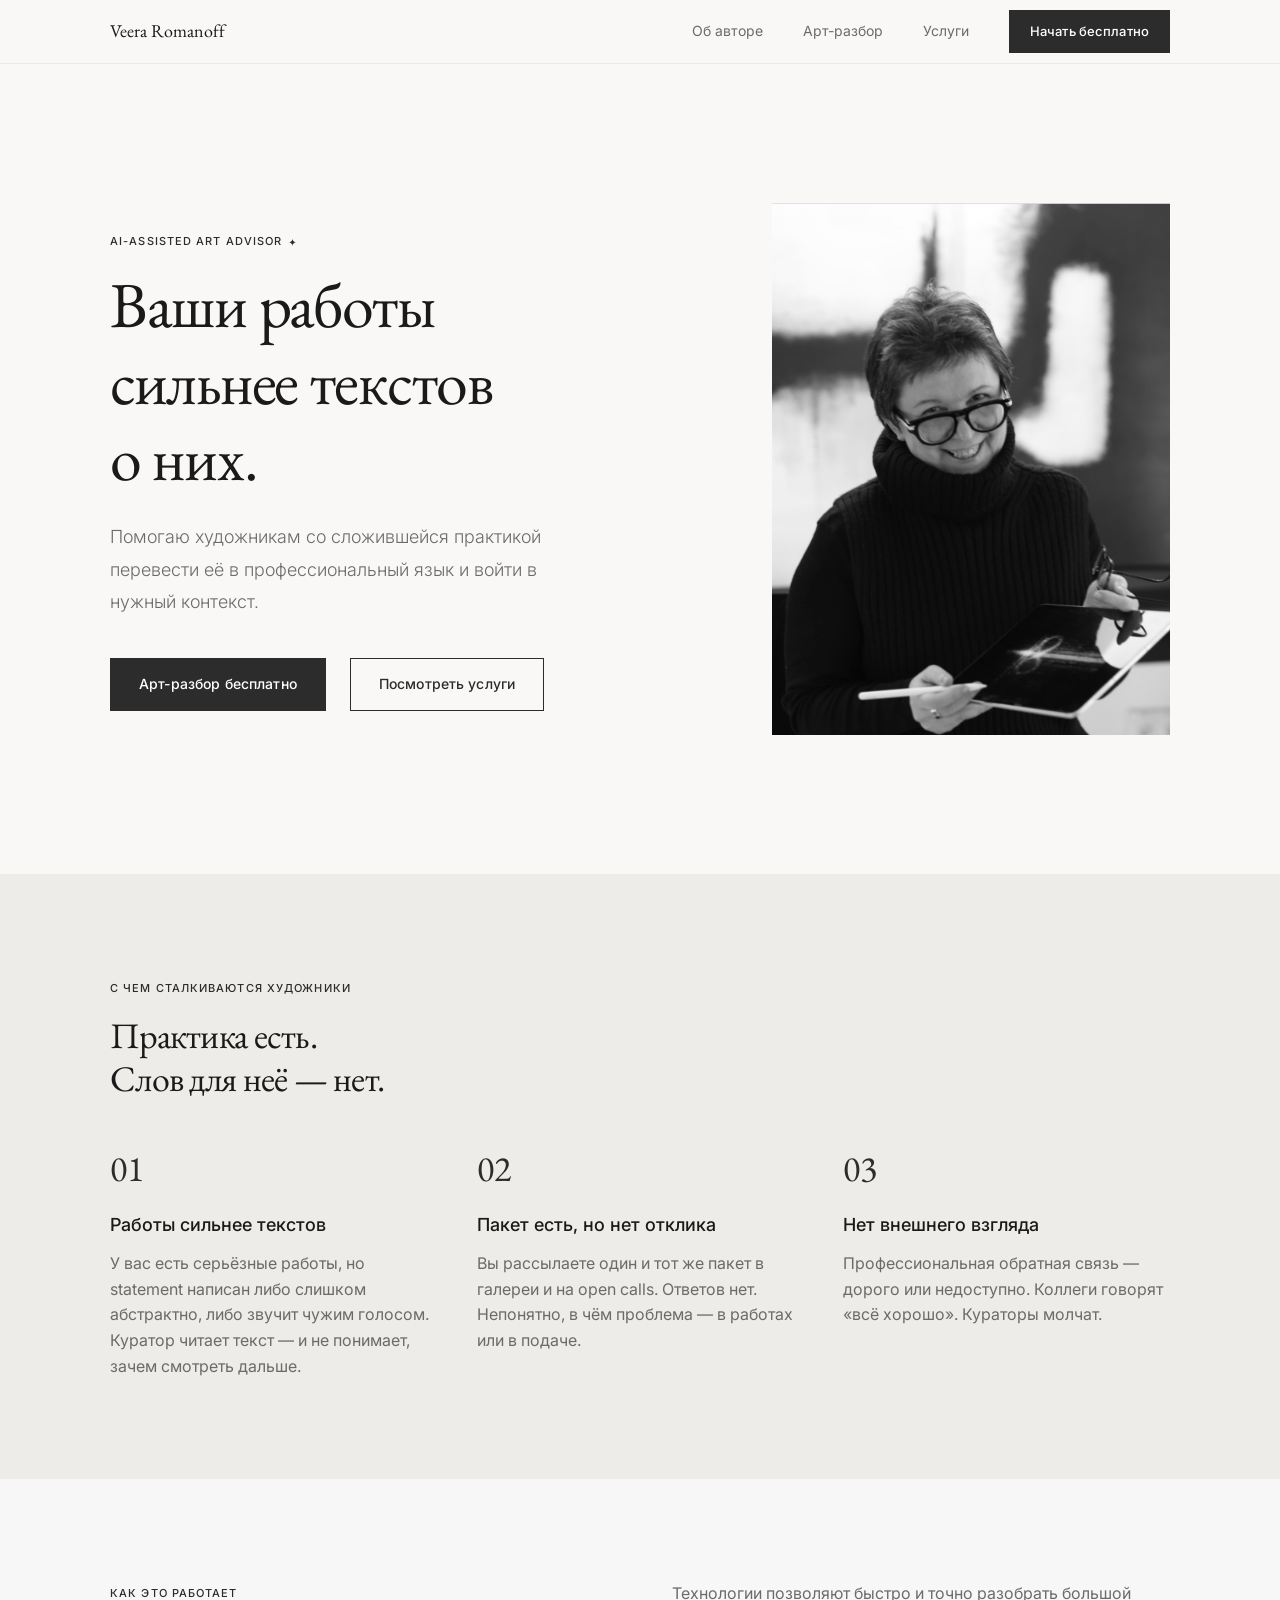
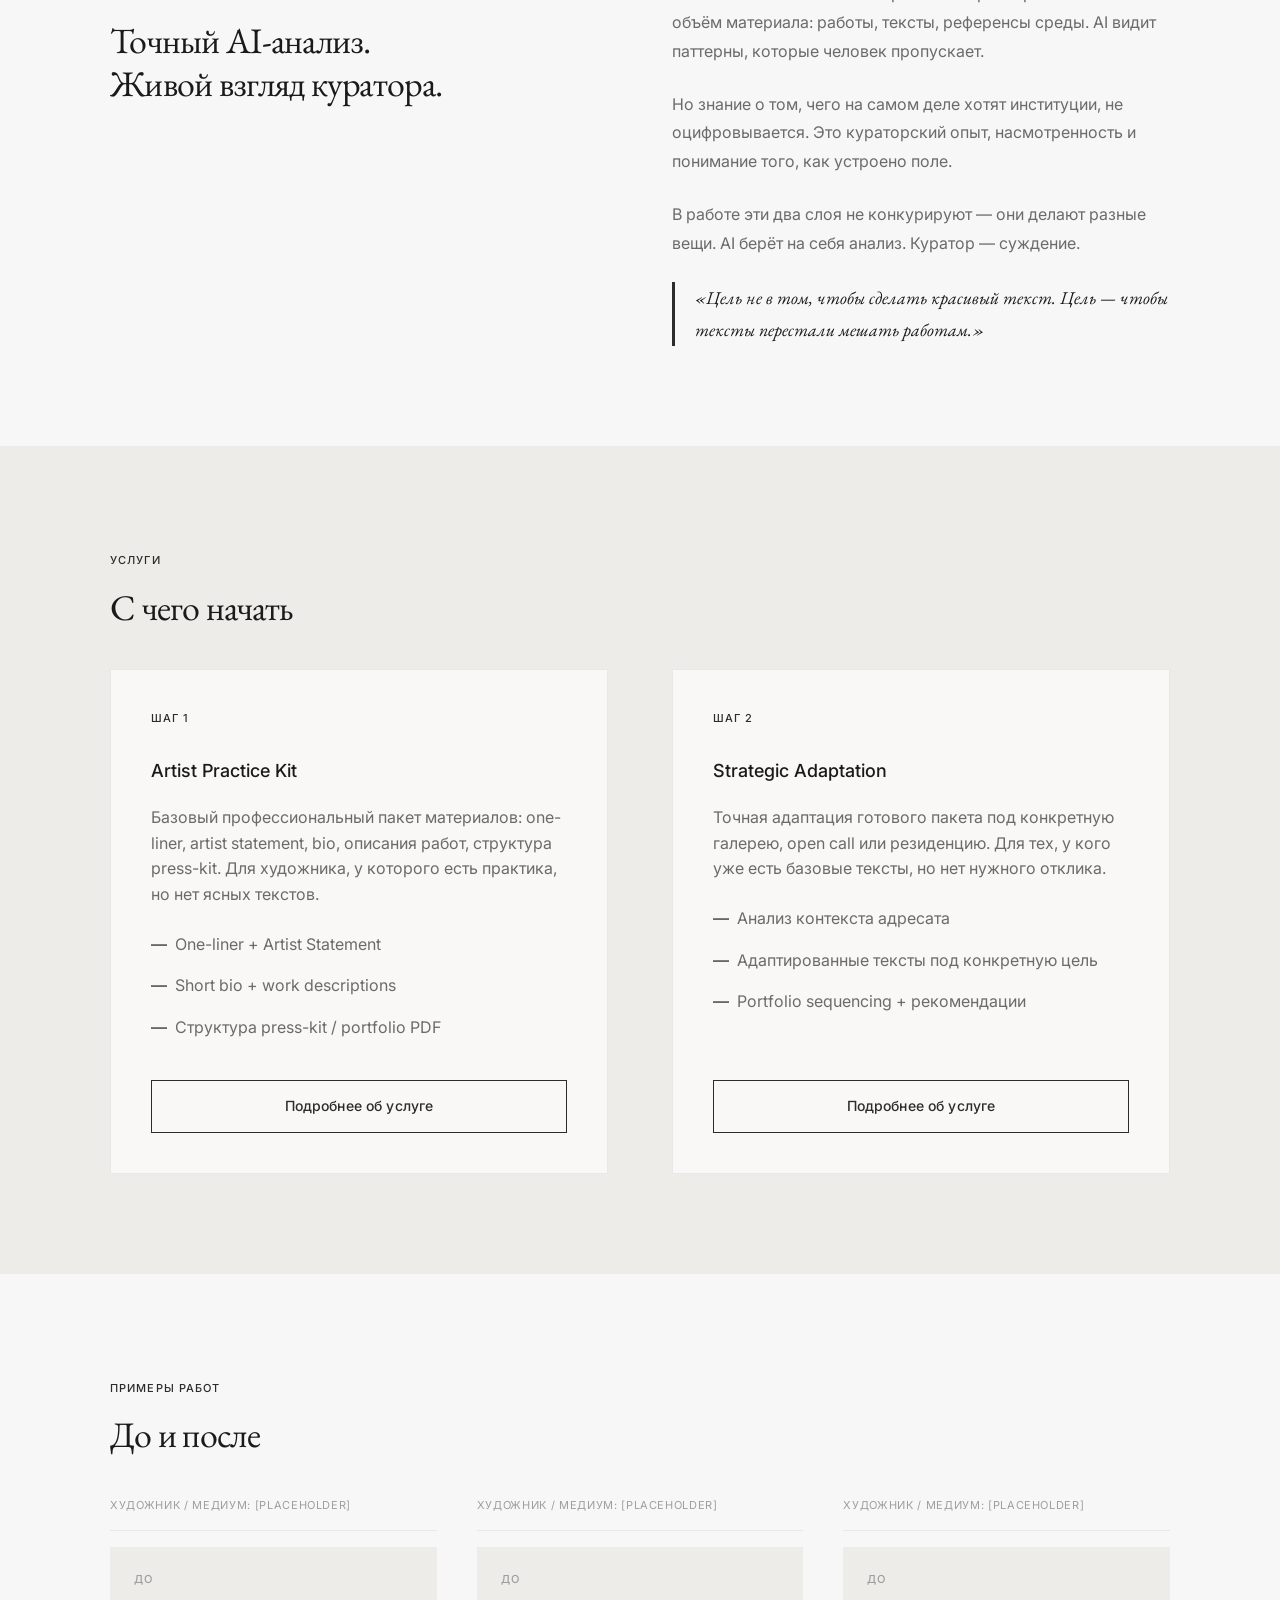
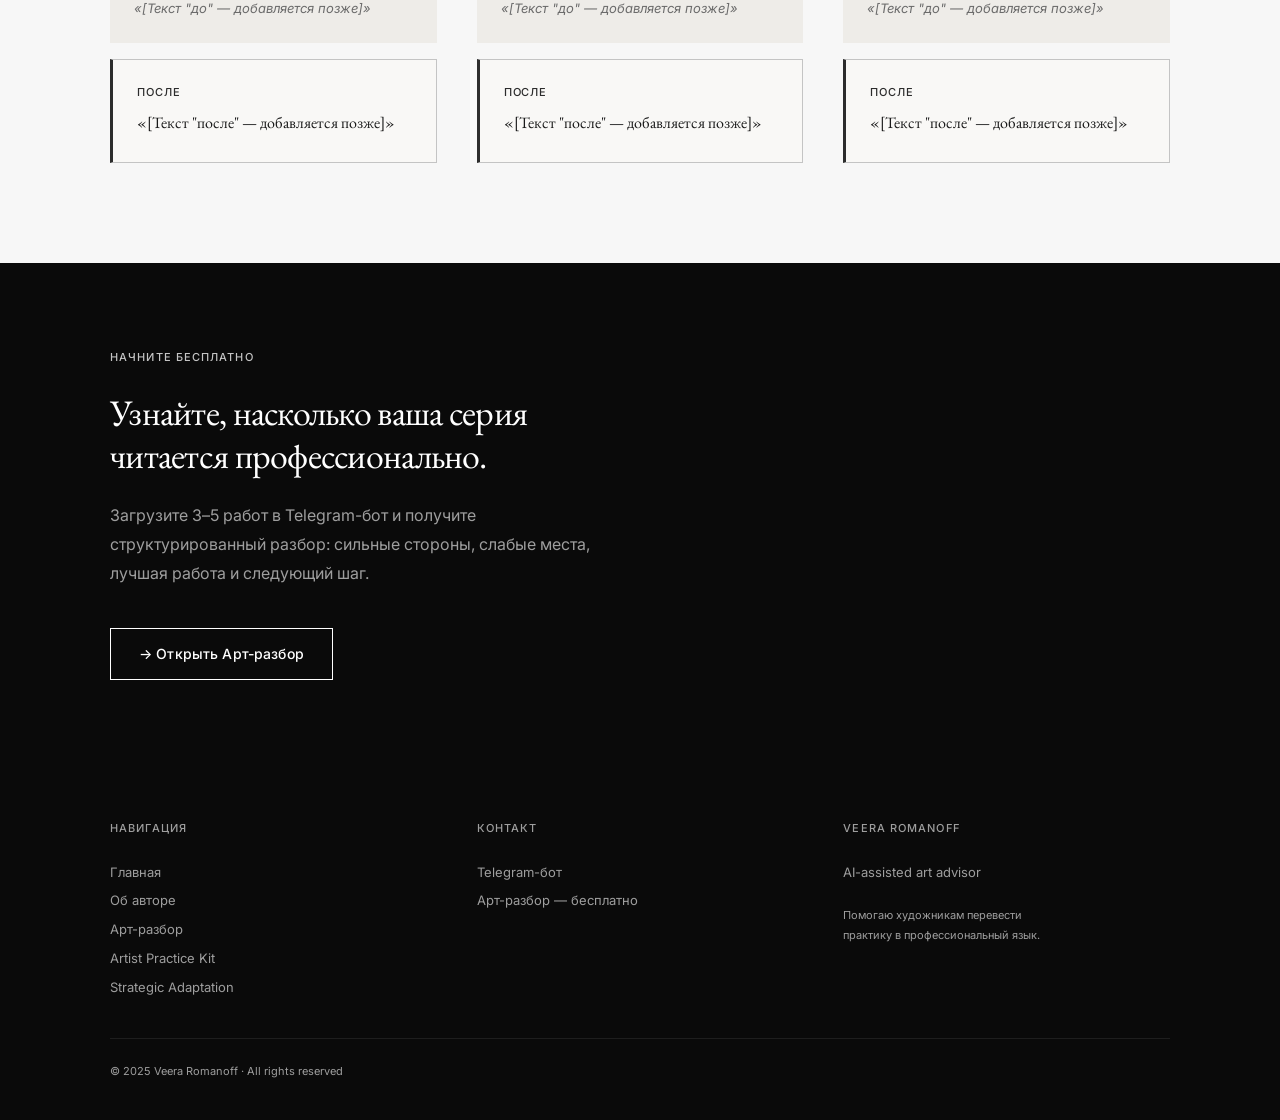
<file: index.html>
<!DOCTYPE html>
<html lang="ru">
<head>
  <meta charset="UTF-8">
  <meta name="viewport" content="width=device-width, initial-scale=1.0">
  <meta name="description" content="Помогаю художникам собрать профессиональный пакет материалов и точно войти в нужный контекст.">
  <meta property="og:title" content="Veera Romanoff — AI-assisted art advisor">
  <meta property="og:description" content="Помогаю художникам собрать профессиональный пакет материалов и точно войти в нужный контекст.">
  <meta property="og:type" content="website">
  <title>Veera Romanoff — AI-assisted art advisor</title>
  <link rel="stylesheet" href="css/main.css">
</head>
<body>

<!-- Navigation -->
<nav class="nav">
  <div class="container">
    <a href="index.html" class="nav-logo">Veera Romanoff</a>
    <div class="nav-links">
      <a href="about.html" class="nav-link">Об авторе</a>
      <a href="diagnostic.html" class="nav-link">Арт-разбор</a>
      <a href="practice-kit.html" class="nav-link">Услуги</a>
      <a href="diagnostic.html" class="btn btn-primary" style="font-size:13px;padding:10px 20px;">Начать бесплатно</a>
    </div>
    <button class="nav-toggle" id="navToggle" aria-label="Меню">
      <span></span><span></span><span></span>
    </button>
  </div>
</nav>

<!-- Mobile nav -->
<div class="nav-mobile" id="navMobile">
  <a href="about.html" class="nav-link">Об авторе</a>
  <a href="diagnostic.html" class="nav-link">Арт-разбор</a>
  <a href="practice-kit.html" class="nav-link">Услуги</a>
  <a href="diagnostic.html" class="btn btn-primary">Начать бесплатно</a>
</div>

<!-- ── Section 01: Hero ── -->
<section class="hero">
  <div class="container">
    <div class="two-col-60-40">
      <div class="hero-content">
        <span class="section-label hero-animate">AI-assisted art advisor<span class="sparkle" aria-hidden="true">✦</span></span>
        <h1 class="hero-title hero-animate">
          Ваши работы<br>
          сильнее текстов<br>
          о них.
        </h1>
        <p class="hero-subtitle hero-animate">
          Помогаю художникам со сложившейся практикой перевести её в профессиональный язык и войти в нужный контекст.
        </p>
        <div class="hero-cta hero-animate">
          <a href="diagnostic.html" class="btn btn-primary">Арт-разбор бесплатно</a>
          <a href="practice-kit.html" class="btn btn-secondary">Посмотреть услуги</a>
        </div>
      </div>
      <div>
        <img src="assets/veera-portrait.png"
             alt="Veera Romanoff — AI-assisted art advisor"
             style="width:100%;display:block;object-fit:cover;aspect-ratio:3/4;">
      </div>
    </div>
  </div>
</section>

<!-- ── Section 02: Проблема ── -->
<section class="section" style="background: #EEECE8;">
  <div class="container">
    <span class="section-label">С чем сталкиваются художники</span>
    <h2 class="mb-lg">Практика есть.<br>Слов для неё — нет.</h2>
    <div class="three-col">

      <div>
        <div class="problem-num">01</div>
        <h3 class="mb-sm">Работы сильнее текстов</h3>
        <p class="text-muted">У вас есть серьёзные работы, но statement написан либо слишком абстрактно, либо звучит чужим голосом. Куратор читает текст — и не понимает, зачем смотреть дальше.</p>
      </div>

      <div>
        <div class="problem-num">02</div>
        <h3 class="mb-sm">Пакет есть, но нет отклика</h3>
        <p class="text-muted">Вы рассылаете один и тот же пакет в галереи и на open calls. Ответов нет. Непонятно, в чём проблема — в работах или в подаче.</p>
      </div>

      <div>
        <div class="problem-num">03</div>
        <h3 class="mb-sm">Нет внешнего взгляда</h3>
        <p class="text-muted">Профессиональная обратная связь — дорого или недоступно. Коллеги говорят «всё хорошо». Кураторы молчат.</p>
      </div>

    </div>
  </div>
</section>

<!-- ── Section 03: Методология ── -->
<section class="section section-bg">
  <div class="container">
    <div class="two-col">
      <div>
        <span class="section-label">Как это работает</span>
        <h2>Точный AI-анализ.<br>Живой взгляд куратора.</h2>
      </div>
      <div>
        <p class="text-muted" style="line-height:1.8;">
          Технологии позволяют быстро и точно разобрать большой объём материала: работы, тексты, референсы среды. AI видит паттерны, которые человек пропускает.
        </p>
        <p class="text-muted mt-md" style="line-height:1.8;">
          Но знание о том, чего на самом деле хотят институции, не оцифровывается. Это кураторский опыт, насмотренность и понимание того, как устроено поле.
        </p>
        <p class="text-muted mt-md" style="line-height:1.8;">
          В работе эти два слоя не конкурируют — они делают разные вещи. AI берёт на себя анализ. Куратор — суждение.
        </p>
        <blockquote class="accent-quote">
          «Цель не в том, чтобы сделать красивый текст. Цель — чтобы тексты перестали мешать работам.»
        </blockquote>
      </div>
    </div>
  </div>
</section>

<!-- ── Section 04: Два оффера ── -->
<section class="section" style="background: #EEECE8;">
  <div class="container">
    <span class="section-label">Услуги</span>
    <h2 class="mb-lg">С чего начать</h2>
    <div class="two-col">

      <div class="offer-card">
        <span class="section-label">Шаг 1</span>
        <h3 class="mt-sm mb-md">Artist Practice Kit</h3>
        <p class="text-muted mb-md">
          Базовый профессиональный пакет материалов: one-liner, artist statement, bio, описания работ, структура press-kit. Для художника, у которого есть практика, но нет ясных текстов.
        </p>
        <ul class="deliverables-list mb-lg">
          <li>One-liner + Artist Statement</li>
          <li>Short bio + work descriptions</li>
          <li>Структура press-kit / portfolio PDF</li>
        </ul>
        <a href="practice-kit.html" class="btn btn-secondary">Подробнее об услуге</a>
      </div>

      <div class="offer-card">
        <span class="section-label">Шаг 2</span>
        <h3 class="mt-sm mb-md">Strategic Adaptation</h3>
        <p class="text-muted mb-md">
          Точная адаптация готового пакета под конкретную галерею, open call или резиденцию. Для тех, у кого уже есть базовые тексты, но нет нужного отклика.
        </p>
        <ul class="deliverables-list mb-lg">
          <li>Анализ контекста адресата</li>
          <li>Адаптированные тексты под конкретную цель</li>
          <li>Portfolio sequencing + рекомендации</li>
        </ul>
        <a href="strategic-adaptation.html" class="btn btn-secondary">Подробнее об услуге</a>
      </div>

    </div>
  </div>
</section>

<!-- ── Section 05: Кейсы placeholder ── -->
<section class="section section-bg">
  <div class="container">
    <span class="section-label">Примеры работ</span>
    <h2 class="mb-lg">До и после</h2>
    <div class="three-col">

      <div>
        <p class="ba-card-meta">Художник / медиум: [PLACEHOLDER]</p>
        <div class="ba-before">
          <div class="ba-before-label">До</div>
          <p>«[Текст "до" — добавляется позже]»</p>
        </div>
        <div class="ba-after">
          <div class="ba-after-label">После</div>
          <p>«[Текст "после" — добавляется позже]»</p>
        </div>
      </div>

      <div>
        <p class="ba-card-meta">Художник / медиум: [PLACEHOLDER]</p>
        <div class="ba-before">
          <div class="ba-before-label">До</div>
          <p>«[Текст "до" — добавляется позже]»</p>
        </div>
        <div class="ba-after">
          <div class="ba-after-label">После</div>
          <p>«[Текст "после" — добавляется позже]»</p>
        </div>
      </div>

      <div>
        <p class="ba-card-meta">Художник / медиум: [PLACEHOLDER]</p>
        <div class="ba-before">
          <div class="ba-before-label">До</div>
          <p>«[Текст "до" — добавляется позже]»</p>
        </div>
        <div class="ba-after">
          <div class="ba-after-label">После</div>
          <p>«[Текст "после" — добавляется позже]»</p>
        </div>
      </div>

    </div>
  </div>
</section>

<!-- ── Section 06: CTA Арт-разбор ── -->
<section class="section-dark" style="padding:80px 0;">
  <div class="container">
    <span class="section-label" style="color:var(--color-accent-border);">Начните бесплатно</span>
    <h2 style="color:#FFFFFF;margin-top:var(--gap-xs);max-width:560px;" class="mb-md">
      Узнайте, насколько ваша серия<br>читается профессионально.
    </h2>
    <p class="mb-lg" style="color:var(--color-text-light);max-width:480px;line-height:1.8;">
      Загрузите 3–5 работ в Telegram-бот и получите структурированный разбор: сильные стороны, слабые места, лучшая работа и следующий шаг.
    </p>
    <a href="diagnostic.html" class="btn btn-outline-white">→ Открыть Арт-разбор</a>
  </div>
</section>

<!-- Footer -->
<footer class="footer">
  <div class="container">
    <div class="footer-grid">
      <div>
        <div class="footer-col-title">Навигация</div>
        <div class="footer-links">
          <a href="index.html" class="footer-link">Главная</a>
          <a href="about.html" class="footer-link">Об авторе</a>
          <a href="diagnostic.html" class="footer-link">Арт-разбор</a>
          <a href="practice-kit.html" class="footer-link">Artist Practice Kit</a>
          <a href="strategic-adaptation.html" class="footer-link">Strategic Adaptation</a>
        </div>
      </div>
      <div>
        <div class="footer-col-title">Контакт</div>
        <div class="footer-contact-item">
          <a href="https://t.me/AS_series_diagnostic_bot?start=Veera2026open" class="footer-link" target="_blank">Telegram-бот</a>
        </div>
        <div class="footer-contact-item">
          <a href="diagnostic.html" class="footer-link">Арт-разбор — бесплатно</a>
        </div>
      </div>
      <div>
        <div class="footer-col-title">Veera Romanoff</div>
        <p class="footer-contact-item">AI-assisted art advisor</p>
        <p class="footer-contact-item" style="margin-top:var(--gap-md);font-size:var(--text-xs);line-height:1.8;">
          Помогаю художникам перевести<br>практику в профессиональный язык.
        </p>
      </div>
    </div>
    <div class="footer-bottom">
      © 2025 Veera Romanoff · All rights reserved
    </div>
  </div>
</footer>

<script src="js/main.js"></script>
</body>
</html>
</file>
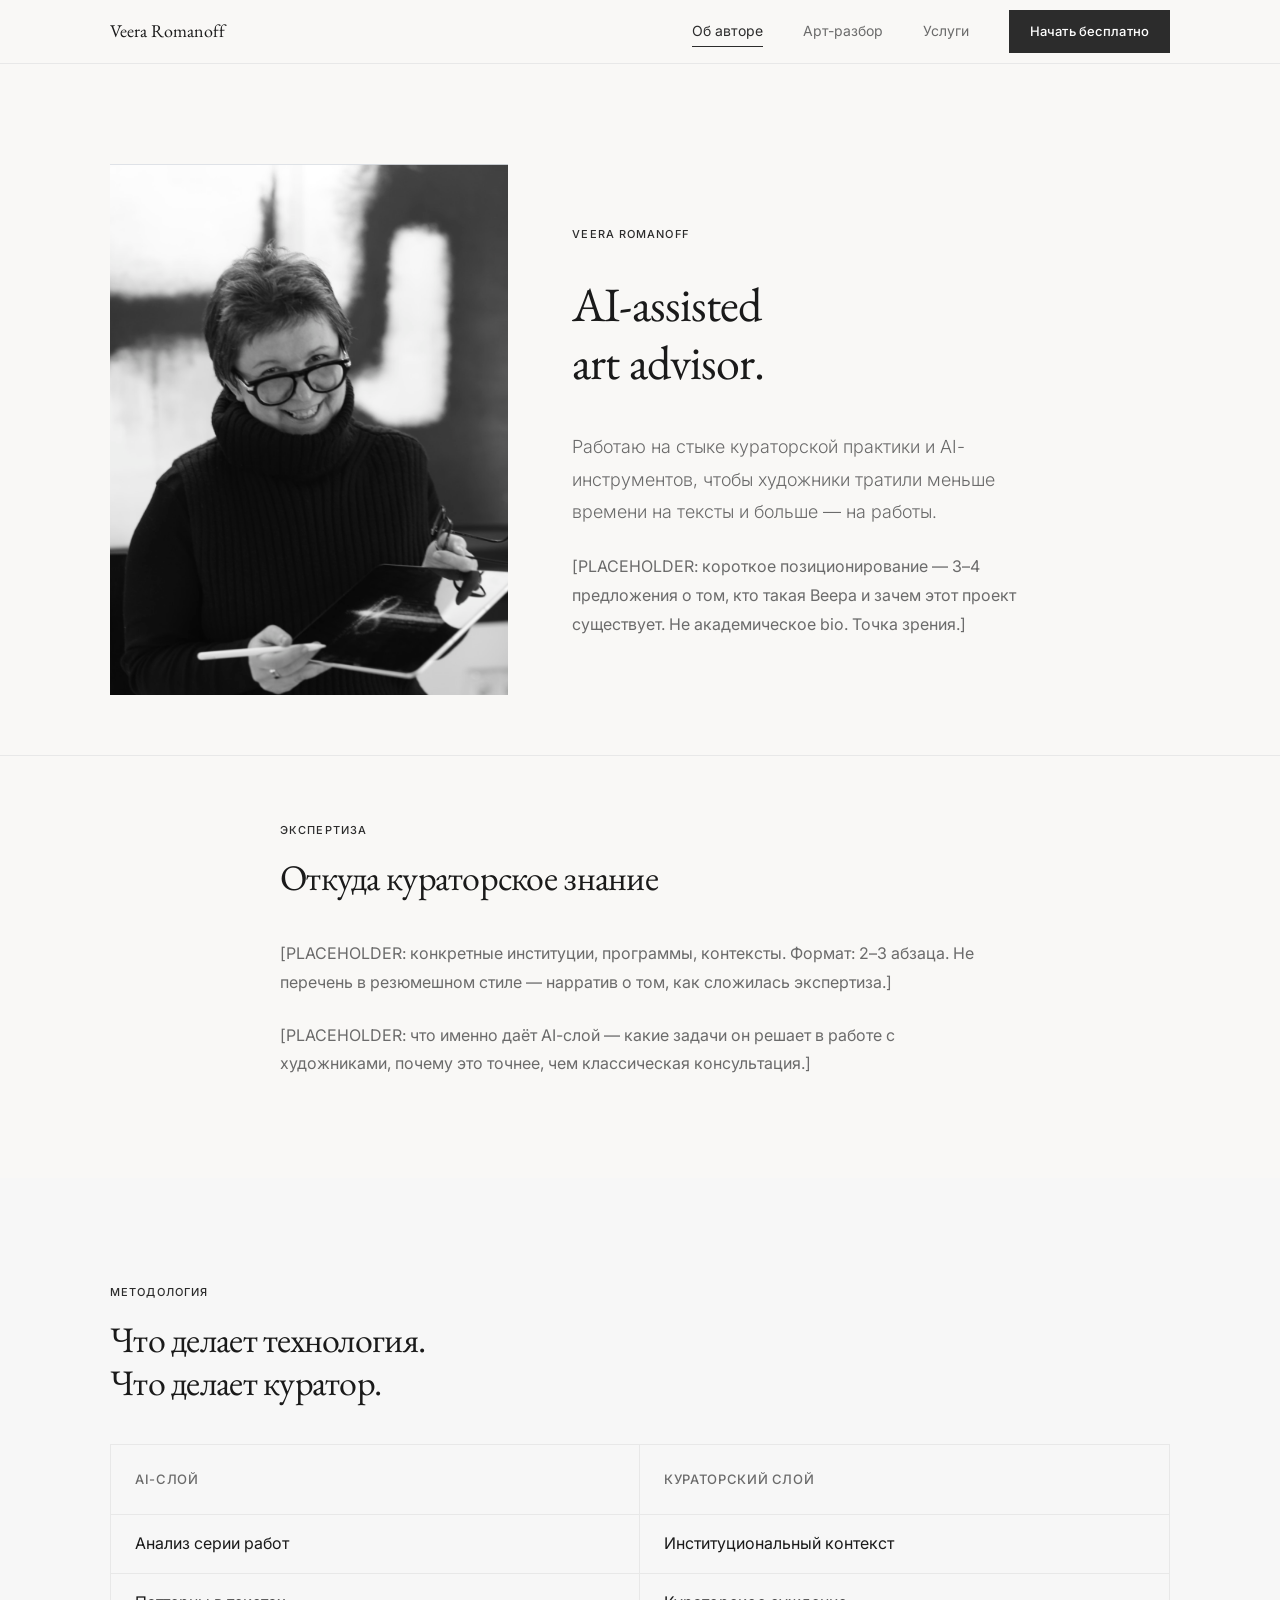
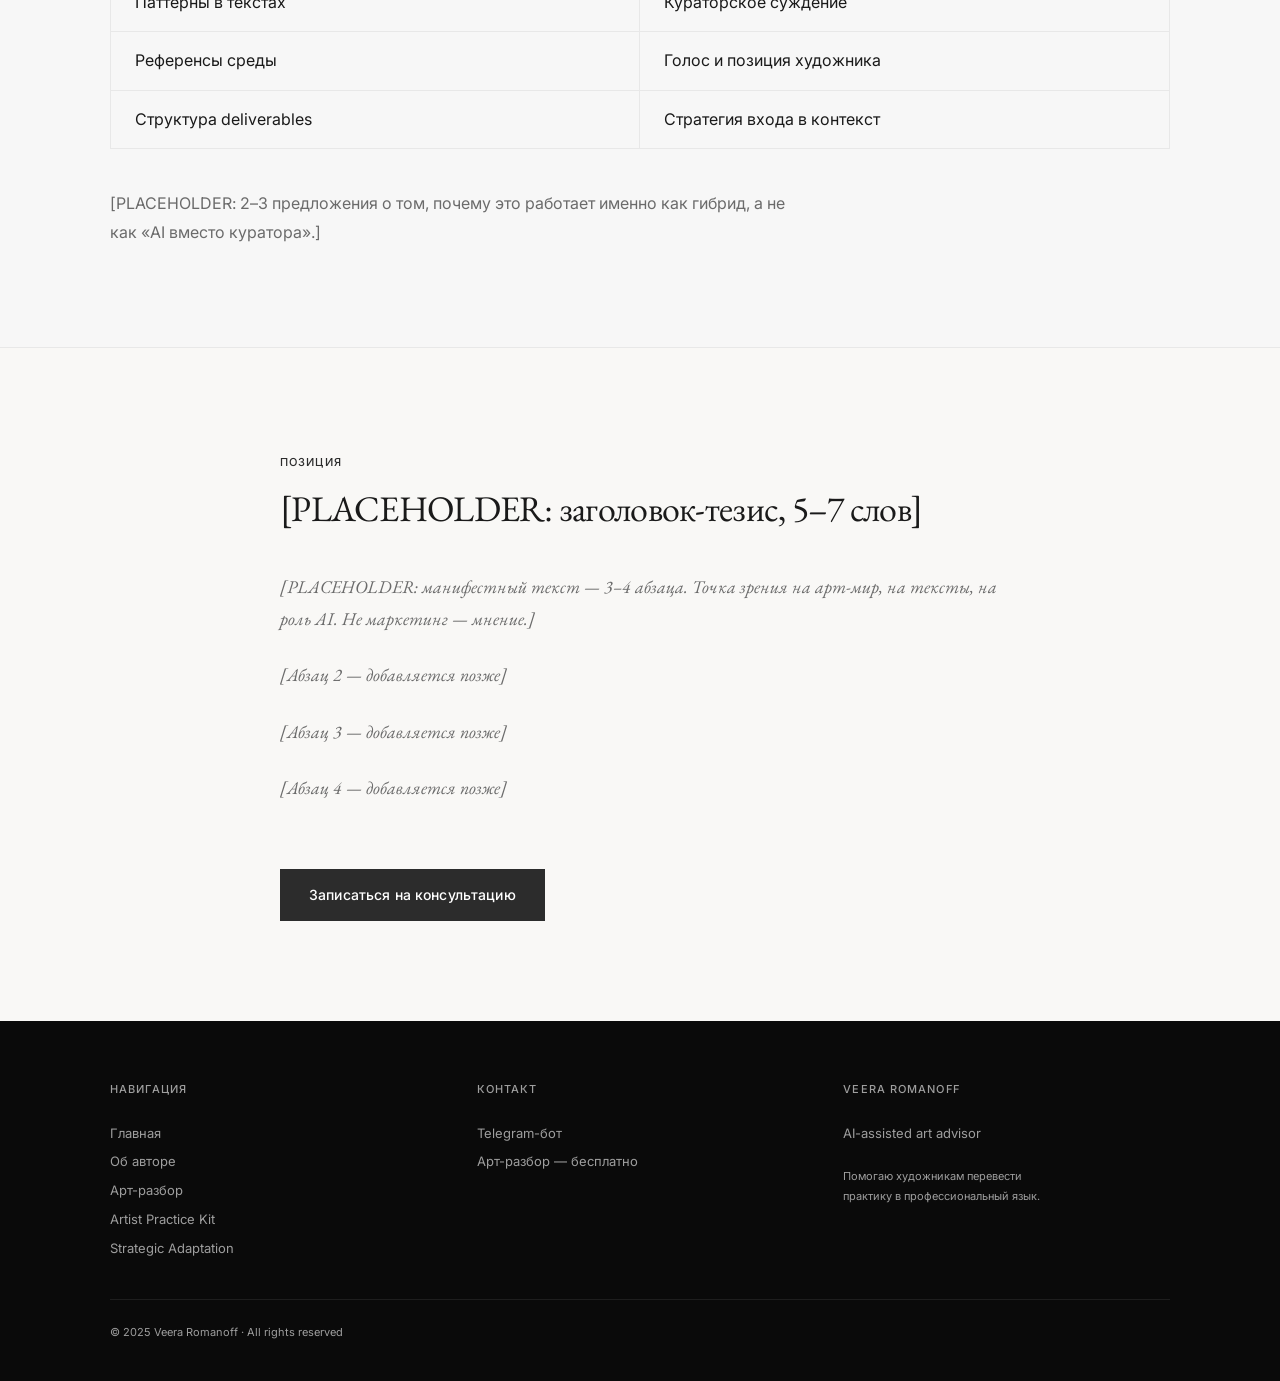
<file: about.html>
<!DOCTYPE html>
<html lang="ru">
<head>
  <meta charset="UTF-8">
  <meta name="viewport" content="width=device-width, initial-scale=1.0">
  <meta name="description" content="AI-assisted art advisor. Методология, экспертиза и позиция.">
  <meta property="og:title" content="Об авторе — Veera Romanoff">
  <meta property="og:description" content="AI-assisted art advisor. Методология, экспертиза и позиция.">
  <meta property="og:type" content="website">
  <title>Об авторе — Veera Romanoff</title>
  <link rel="stylesheet" href="css/main.css">
</head>
<body>

<!-- Navigation -->
<nav class="nav">
  <div class="container">
    <a href="index.html" class="nav-logo">Veera Romanoff</a>
    <div class="nav-links">
      <a href="about.html" class="nav-link active">Об авторе</a>
      <a href="diagnostic.html" class="nav-link">Арт-разбор</a>
      <a href="practice-kit.html" class="nav-link">Услуги</a>
      <a href="diagnostic.html" class="btn btn-primary" style="font-size:13px;padding:10px 20px;">Начать бесплатно</a>
    </div>
    <button class="nav-toggle" id="navToggle" aria-label="Меню">
      <span></span><span></span><span></span>
    </button>
  </div>
</nav>
<div class="nav-mobile" id="navMobile">
  <a href="about.html" class="nav-link">Об авторе</a>
  <a href="diagnostic.html" class="nav-link">Арт-разбор</a>
  <a href="practice-kit.html" class="nav-link">Услуги</a>
  <a href="diagnostic.html" class="btn btn-primary">Начать бесплатно</a>
</div>

<!-- ── Section 01: Фото + позиционирование ── -->
<section class="section" style="padding-bottom:60px;">
  <div class="container">
    <div class="two-col-40-60">

      <div>
        <img src="assets/veera-portrait.png"
             alt="Veera Romanoff — AI-assisted art advisor"
             style="width:100%;display:block;object-fit:cover;aspect-ratio:3/4;">
      </div>

      <div>
        <span class="section-label hero-animate">Veera Romanoff</span>
        <h1 class="hero-animate" style="font-family:var(--font-serif);font-size:var(--text-3xl);margin-top:var(--gap-sm);">
          AI-assisted<br>art advisor.
        </h1>
        <p class="hero-animate" style="font-size:var(--text-md);font-weight:300;color:var(--color-text-muted);margin-top:var(--gap-lg);line-height:1.8;max-width:500px;">
          Работаю на стыке кураторской практики и AI-инструментов, чтобы художники тратили меньше времени на тексты и больше — на работы.
        </p>
        <p class="hero-animate text-muted mt-md" style="line-height:1.8;max-width:500px;">
          [PLACEHOLDER: короткое позиционирование — 3–4 предложения о том, кто такая Веера и зачем этот проект существует. Не академическое bio. Точка зрения.]
        </p>
      </div>

    </div>
  </div>
</section>

<!-- ── Section 02: Экспертиза ── -->
<section class="section" style="padding-top:60px;border-top:1px solid var(--color-border);">
  <div class="container">
    <div class="max-720 centered">
      <span class="section-label">Экспертиза</span>
      <h2 class="mb-lg">Откуда кураторское знание</h2>
      <p class="text-muted mb-md" style="line-height:1.8;">
        [PLACEHOLDER: конкретные институции, программы, контексты. Формат: 2–3 абзаца. Не перечень в резюмешном стиле — нарратив о том, как сложилась экспертиза.]
      </p>
      <p class="text-muted" style="line-height:1.8;">
        [PLACEHOLDER: что именно даёт AI-слой — какие задачи он решает в работе с художниками, почему это точнее, чем классическая консультация.]
      </p>
    </div>
  </div>
</section>

<!-- ── Section 03: Методология ── -->
<section class="section section-bg">
  <div class="container">
    <span class="section-label">Методология</span>
    <h2 class="mb-lg">Что делает технология.<br>Что делает куратор.</h2>

    <div class="method-table mb-lg">
      <div class="method-table-header">AI-слой</div>
      <div class="method-table-header">Кураторский слой</div>

      <div class="method-table-cell">Анализ серии работ</div>
      <div class="method-table-cell">Институциональный контекст</div>

      <div class="method-table-cell">Паттерны в текстах</div>
      <div class="method-table-cell">Кураторское суждение</div>

      <div class="method-table-cell">Референсы среды</div>
      <div class="method-table-cell">Голос и позиция художника</div>

      <div class="method-table-cell">Структура deliverables</div>
      <div class="method-table-cell">Стратегия входа в контекст</div>
    </div>

    <div class="max-680">
      <p class="text-muted" style="line-height:1.8;">
        [PLACEHOLDER: 2–3 предложения о том, почему это работает именно как гибрид, а не как «AI вместо куратора».]
      </p>
    </div>
  </div>
</section>

<!-- ── Section 04: Позиция ── -->
<section class="section" style="border-top:1px solid var(--color-border);">
  <div class="container">
    <div class="max-720 centered">
      <span class="section-label">Позиция</span>
      <h2 class="mb-lg">[PLACEHOLDER: заголовок-тезис, 5–7 слов]</h2>

      <div style="font-family:var(--font-serif);font-style:italic;font-size:var(--text-md);line-height:var(--leading-loose);color:var(--color-text-muted);">
        <p class="mb-md">
          [PLACEHOLDER: манифестный текст — 3–4 абзаца. Точка зрения на арт-мир, на тексты, на роль AI. Не маркетинг — мнение.]
        </p>
        <p class="mb-md">
          [Абзац 2 — добавляется позже]
        </p>
        <p class="mb-md">
          [Абзац 3 — добавляется позже]
        </p>
        <p>
          [Абзац 4 — добавляется позже]
        </p>
      </div>

      <div class="mt-xl">
        <a href="practice-kit.html" class="btn btn-primary">Записаться на консультацию</a>
      </div>
    </div>
  </div>
</section>

<!-- Footer -->
<footer class="footer">
  <div class="container">
    <div class="footer-grid">
      <div>
        <div class="footer-col-title">Навигация</div>
        <div class="footer-links">
          <a href="index.html" class="footer-link">Главная</a>
          <a href="about.html" class="footer-link">Об авторе</a>
          <a href="diagnostic.html" class="footer-link">Арт-разбор</a>
          <a href="practice-kit.html" class="footer-link">Artist Practice Kit</a>
          <a href="strategic-adaptation.html" class="footer-link">Strategic Adaptation</a>
        </div>
      </div>
      <div>
        <div class="footer-col-title">Контакт</div>
        <div class="footer-contact-item">
          <a href="https://t.me/AS_series_diagnostic_bot?start=Veera2026open" class="footer-link" target="_blank">Telegram-бот</a>
        </div>
        <div class="footer-contact-item">
          <a href="diagnostic.html" class="footer-link">Арт-разбор — бесплатно</a>
        </div>
      </div>
      <div>
        <div class="footer-col-title">Veera Romanoff</div>
        <p class="footer-contact-item">AI-assisted art advisor</p>
        <p class="footer-contact-item" style="margin-top:var(--gap-md);font-size:var(--text-xs);line-height:1.8;">
          Помогаю художникам перевести<br>практику в профессиональный язык.
        </p>
      </div>
    </div>
    <div class="footer-bottom">
      © 2025 Veera Romanoff · All rights reserved
    </div>
  </div>
</footer>

<script src="js/main.js"></script>
</body>
</html>
</file>
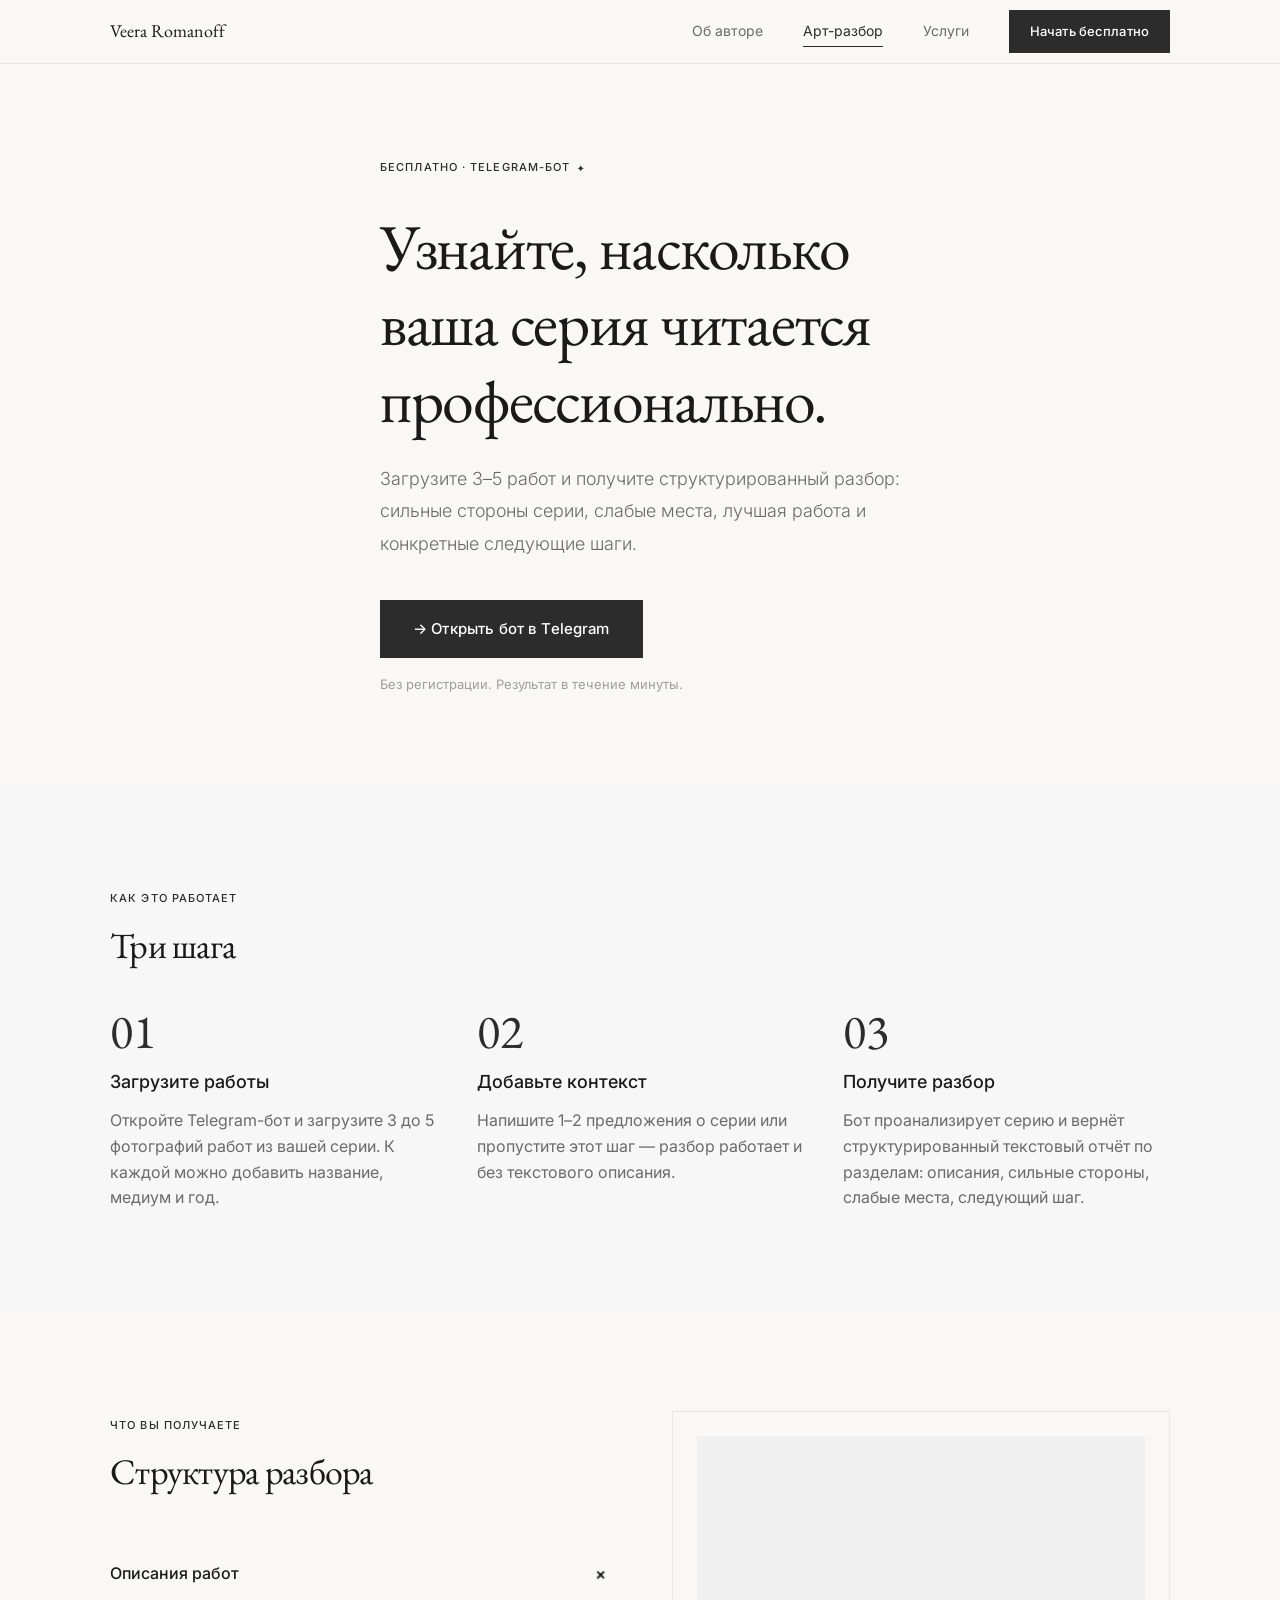
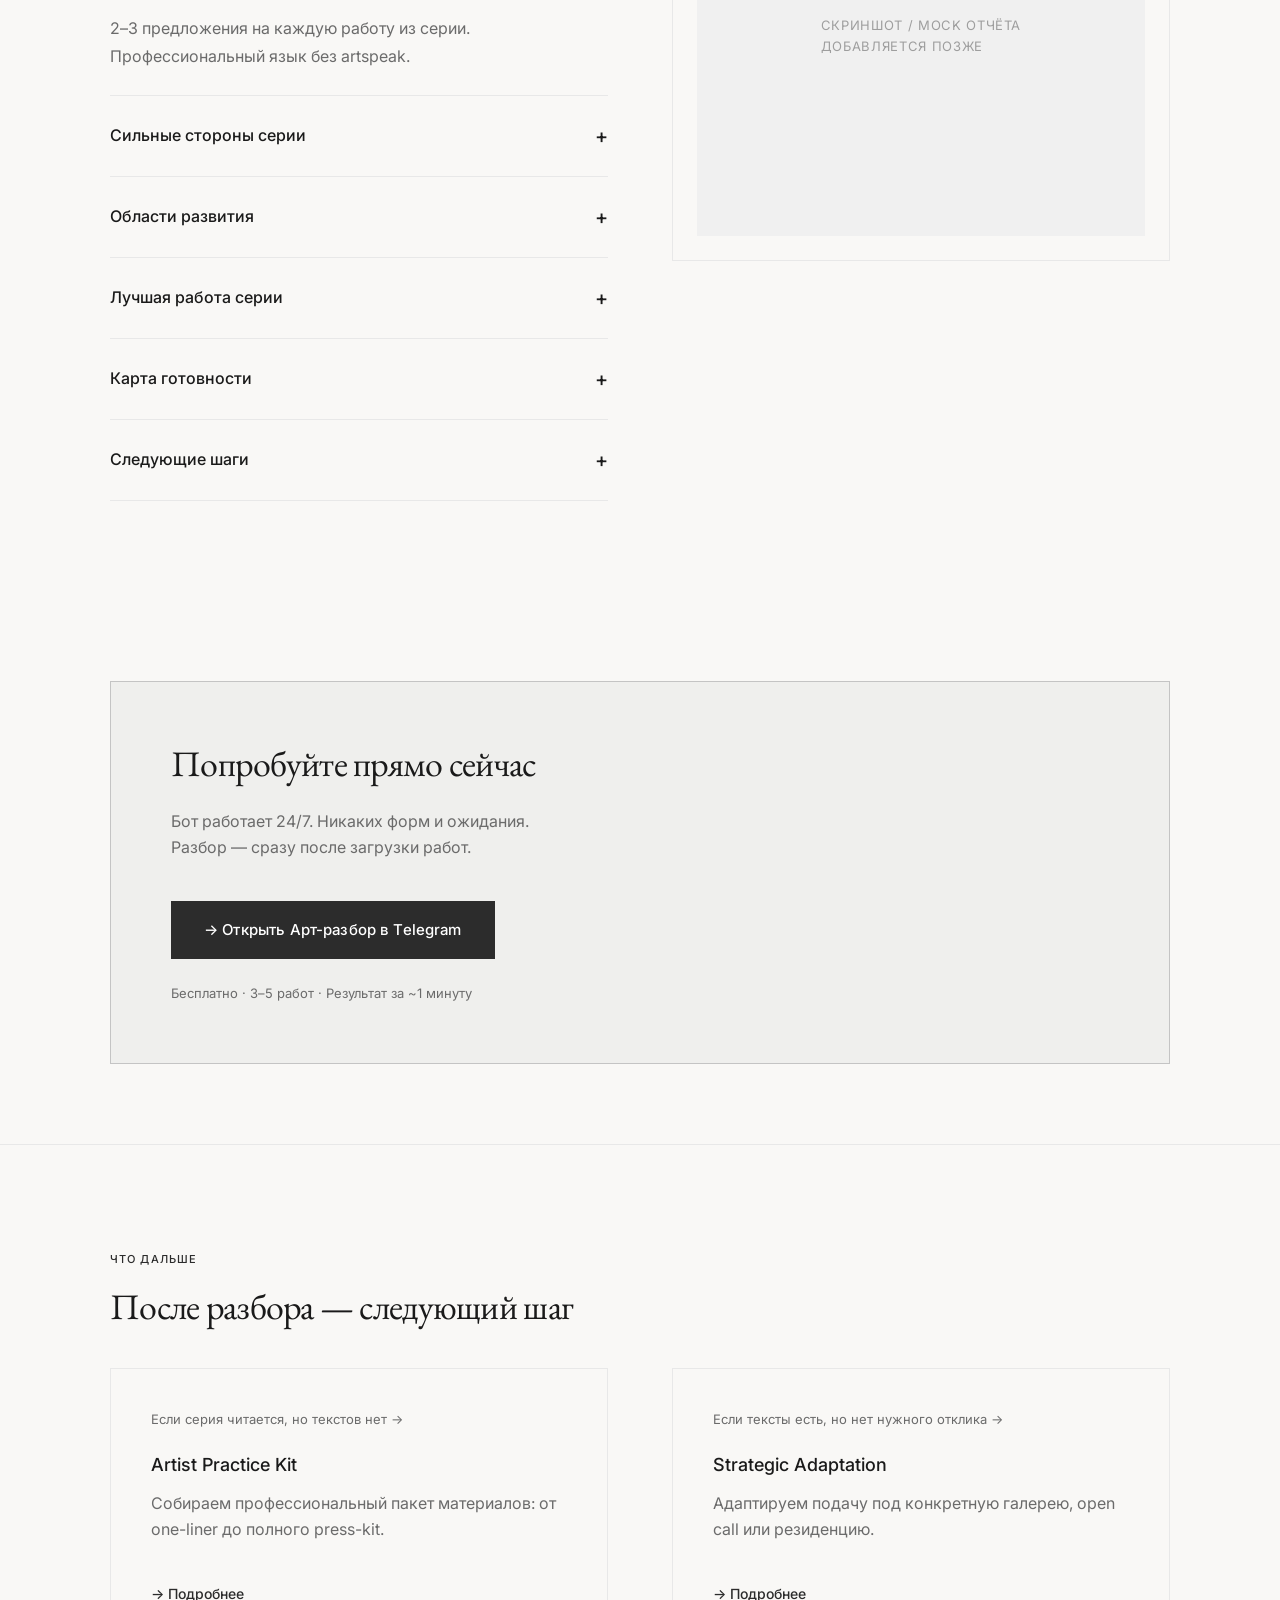
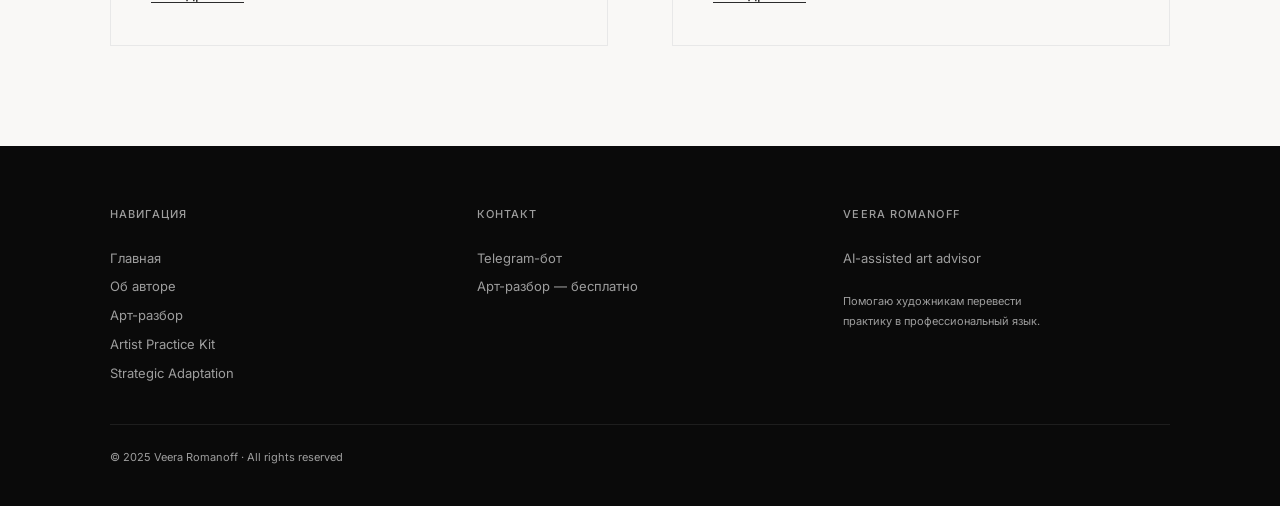
<file: diagnostic.html>
<!DOCTYPE html>
<html lang="ru">
<head>
  <meta charset="UTF-8">
  <meta name="viewport" content="width=device-width, initial-scale=1.0">
  <meta name="description" content="Загрузите 3–5 работ и получите профессиональный структурированный разбор серии.">
  <meta property="og:title" content="Арт-разбор — бесплатный разбор серии работ">
  <meta property="og:description" content="Загрузите 3–5 работ и получите профессиональный структурированный разбор серии.">
  <meta property="og:type" content="website">
  <title>Арт-разбор — бесплатный разбор серии работ</title>
  <link rel="stylesheet" href="css/main.css">
</head>
<body>

<!-- Navigation -->
<nav class="nav">
  <div class="container">
    <a href="index.html" class="nav-logo">Veera Romanoff</a>
    <div class="nav-links">
      <a href="about.html" class="nav-link">Об авторе</a>
      <a href="diagnostic.html" class="nav-link active">Арт-разбор</a>
      <a href="practice-kit.html" class="nav-link">Услуги</a>
      <a href="diagnostic.html" class="btn btn-primary" style="font-size:13px;padding:10px 20px;">Начать бесплатно</a>
    </div>
    <button class="nav-toggle" id="navToggle" aria-label="Меню">
      <span></span><span></span><span></span>
    </button>
  </div>
</nav>
<div class="nav-mobile" id="navMobile">
  <a href="about.html" class="nav-link">Об авторе</a>
  <a href="diagnostic.html" class="nav-link">Арт-разбор</a>
  <a href="practice-kit.html" class="nav-link">Услуги</a>
  <a href="diagnostic.html" class="btn btn-primary">Начать бесплатно</a>
</div>

<!-- ── Section 01: Hero ── -->
<section style="min-height:80vh;display:flex;align-items:center;padding:80px 0;">
  <div class="container">
    <span class="section-label hero-animate">Бесплатно · Telegram-бот<span class="sparkle" aria-hidden="true">✦</span></span>
    <h1 class="hero-title hero-animate" style="max-width:700px;margin-top:var(--gap-sm);">
      Узнайте, насколько<br>
      ваша серия читается<br>
      профессионально.
    </h1>
    <p class="hero-subtitle hero-animate" style="max-width:520px;">
      Загрузите 3–5 работ и получите структурированный разбор: сильные стороны серии, слабые места, лучшая работа и конкретные следующие шаги.
    </p>
    <div class="hero-cta hero-animate">
      <a href="https://t.me/AS_series_diagnostic_bot?start=Veera2026open"
         class="btn btn-primary"
         target="_blank"
         rel="noopener"
         style="font-size:15px;padding:16px 32px;">
        → Открыть бот в Telegram
      </a>
    </div>
    <p class="mt-sm text-light" style="font-size:var(--text-sm);">Без регистрации. Результат в течение минуты.</p>
  </div>
</section>

<!-- ── Section 02: Как это работает ── -->
<section class="section section-bg">
  <div class="container">
    <span class="section-label">Как это работает</span>
    <h2 class="mb-lg">Три шага</h2>
    <div class="three-col">

      <div>
        <div class="step-num">01</div>
        <h3 class="mb-sm">Загрузите работы</h3>
        <p class="text-muted">Откройте Telegram-бот и загрузите 3 до 5 фотографий работ из вашей серии. К каждой можно добавить название, медиум и год.</p>
      </div>

      <div>
        <div class="step-num">02</div>
        <h3 class="mb-sm">Добавьте контекст</h3>
        <p class="text-muted">Напишите 1–2 предложения о серии или пропустите этот шаг — разбор работает и без текстового описания.</p>
      </div>

      <div>
        <div class="step-num">03</div>
        <h3 class="mb-sm">Получите разбор</h3>
        <p class="text-muted">Бот проанализирует серию и вернёт структурированный текстовый отчёт по разделам: описания, сильные стороны, слабые места, следующий шаг.</p>
      </div>

    </div>
  </div>
</section>

<!-- ── Section 03: Структура разбора ── -->
<section class="section">
  <div class="container">
    <div class="two-col">
      <div>
        <span class="section-label">Что вы получаете</span>
        <h2 class="mb-lg">Структура разбора</h2>

        <div class="accordion-item open">
          <button class="accordion-trigger">
            Описания работ
            <span class="accordion-icon">+</span>
          </button>
          <div class="accordion-body">
            2–3 предложения на каждую работу из серии. Профессиональный язык без artspeak.
          </div>
        </div>

        <div class="accordion-item">
          <button class="accordion-trigger">
            Сильные стороны серии
            <span class="accordion-icon">+</span>
          </button>
          <div class="accordion-body">
            Конкретно, не абстрактно — что работает в серии и почему это считывается профессионально.
          </div>
        </div>

        <div class="accordion-item">
          <button class="accordion-trigger">
            Области развития
            <span class="accordion-icon">+</span>
          </button>
          <div class="accordion-body">
            Чего не хватает серии для профессионального входа в контекст.
          </div>
        </div>

        <div class="accordion-item">
          <button class="accordion-trigger">
            Лучшая работа серии
            <span class="accordion-icon">+</span>
          </button>
          <div class="accordion-body">
            Какая работа выглядит сильнее остальных и почему — с точки зрения галерейного взгляда.
          </div>
        </div>

        <div class="accordion-item">
          <button class="accordion-trigger">
            Карта готовности
            <span class="accordion-icon">+</span>
          </button>
          <div class="accordion-body">
            Какой тип площадки органичен для этой серии прямо сейчас: галерея, open call, резиденция, ярмарка.
          </div>
        </div>

        <div class="accordion-item">
          <button class="accordion-trigger">
            Следующие шаги
            <span class="accordion-icon">+</span>
          </button>
          <div class="accordion-body">
            3–5 конкретных действий: что сделать с серией, текстами и подачей прямо сейчас.
          </div>
        </div>
      </div>

      <div>
        <div style="border:1px solid var(--color-border);padding:var(--gap-md);width:100%;">
          <div class="img-placeholder" style="min-height:400px;">
            Скриншот / mock отчёта<br>добавляется позже
          </div>
        </div>
      </div>
    </div>
  </div>
</section>

<!-- ── Section 04: CTA ── -->
<section class="section-sm">
  <div class="container">
    <div class="accent-block">
      <h2 class="mb-md" style="font-family:var(--font-serif);">Попробуйте прямо сейчас</h2>
      <p class="text-muted mb-lg">
        Бот работает 24/7. Никаких форм и ожидания.<br>
        Разбор — сразу после загрузки работ.
      </p>
      <a href="https://t.me/AS_series_diagnostic_bot?start=Veera2026open"
         class="btn btn-primary"
         target="_blank"
         rel="noopener"
         style="font-size:15px;padding:16px 32px;">
        → Открыть Арт-разбор в Telegram
      </a>
      <p class="mt-md text-muted" style="font-size:var(--text-sm);">Бесплатно · 3–5 работ · Результат за ~1 минуту</p>
    </div>
  </div>
</section>

<!-- ── Section 05: После разбора ── -->
<section class="section" style="border-top:1px solid var(--color-border);">
  <div class="container">
    <span class="section-label">Что дальше</span>
    <h2 class="mb-lg">После разбора — следующий шаг</h2>
    <div class="two-col">

      <div class="offer-card">
        <p class="text-muted mb-md" style="font-size:var(--text-sm);">Если серия читается, но текстов нет →</p>
        <h3 class="mb-sm">Artist Practice Kit</h3>
        <p class="text-muted mb-lg">Собираем профессиональный пакет материалов: от one-liner до полного press-kit.</p>
        <a href="practice-kit.html" class="btn-ghost">→ Подробнее</a>
      </div>

      <div class="offer-card">
        <p class="text-muted mb-md" style="font-size:var(--text-sm);">Если тексты есть, но нет нужного отклика →</p>
        <h3 class="mb-sm">Strategic Adaptation</h3>
        <p class="text-muted mb-lg">Адаптируем подачу под конкретную галерею, open call или резиденцию.</p>
        <a href="strategic-adaptation.html" class="btn-ghost">→ Подробнее</a>
      </div>

    </div>
  </div>
</section>

<!-- Footer -->
<footer class="footer">
  <div class="container">
    <div class="footer-grid">
      <div>
        <div class="footer-col-title">Навигация</div>
        <div class="footer-links">
          <a href="index.html" class="footer-link">Главная</a>
          <a href="about.html" class="footer-link">Об авторе</a>
          <a href="diagnostic.html" class="footer-link">Арт-разбор</a>
          <a href="practice-kit.html" class="footer-link">Artist Practice Kit</a>
          <a href="strategic-adaptation.html" class="footer-link">Strategic Adaptation</a>
        </div>
      </div>
      <div>
        <div class="footer-col-title">Контакт</div>
        <div class="footer-contact-item">
          <a href="https://t.me/AS_series_diagnostic_bot?start=Veera2026open" class="footer-link" target="_blank">Telegram-бот</a>
        </div>
        <div class="footer-contact-item">
          <a href="diagnostic.html" class="footer-link">Арт-разбор — бесплатно</a>
        </div>
      </div>
      <div>
        <div class="footer-col-title">Veera Romanoff</div>
        <p class="footer-contact-item">AI-assisted art advisor</p>
        <p class="footer-contact-item" style="margin-top:var(--gap-md);font-size:var(--text-xs);line-height:1.8;">
          Помогаю художникам перевести<br>практику в профессиональный язык.
        </p>
      </div>
    </div>
    <div class="footer-bottom">
      © 2025 Veera Romanoff · All rights reserved
    </div>
  </div>
</footer>

<script src="js/main.js"></script>
</body>
</html>
</file>
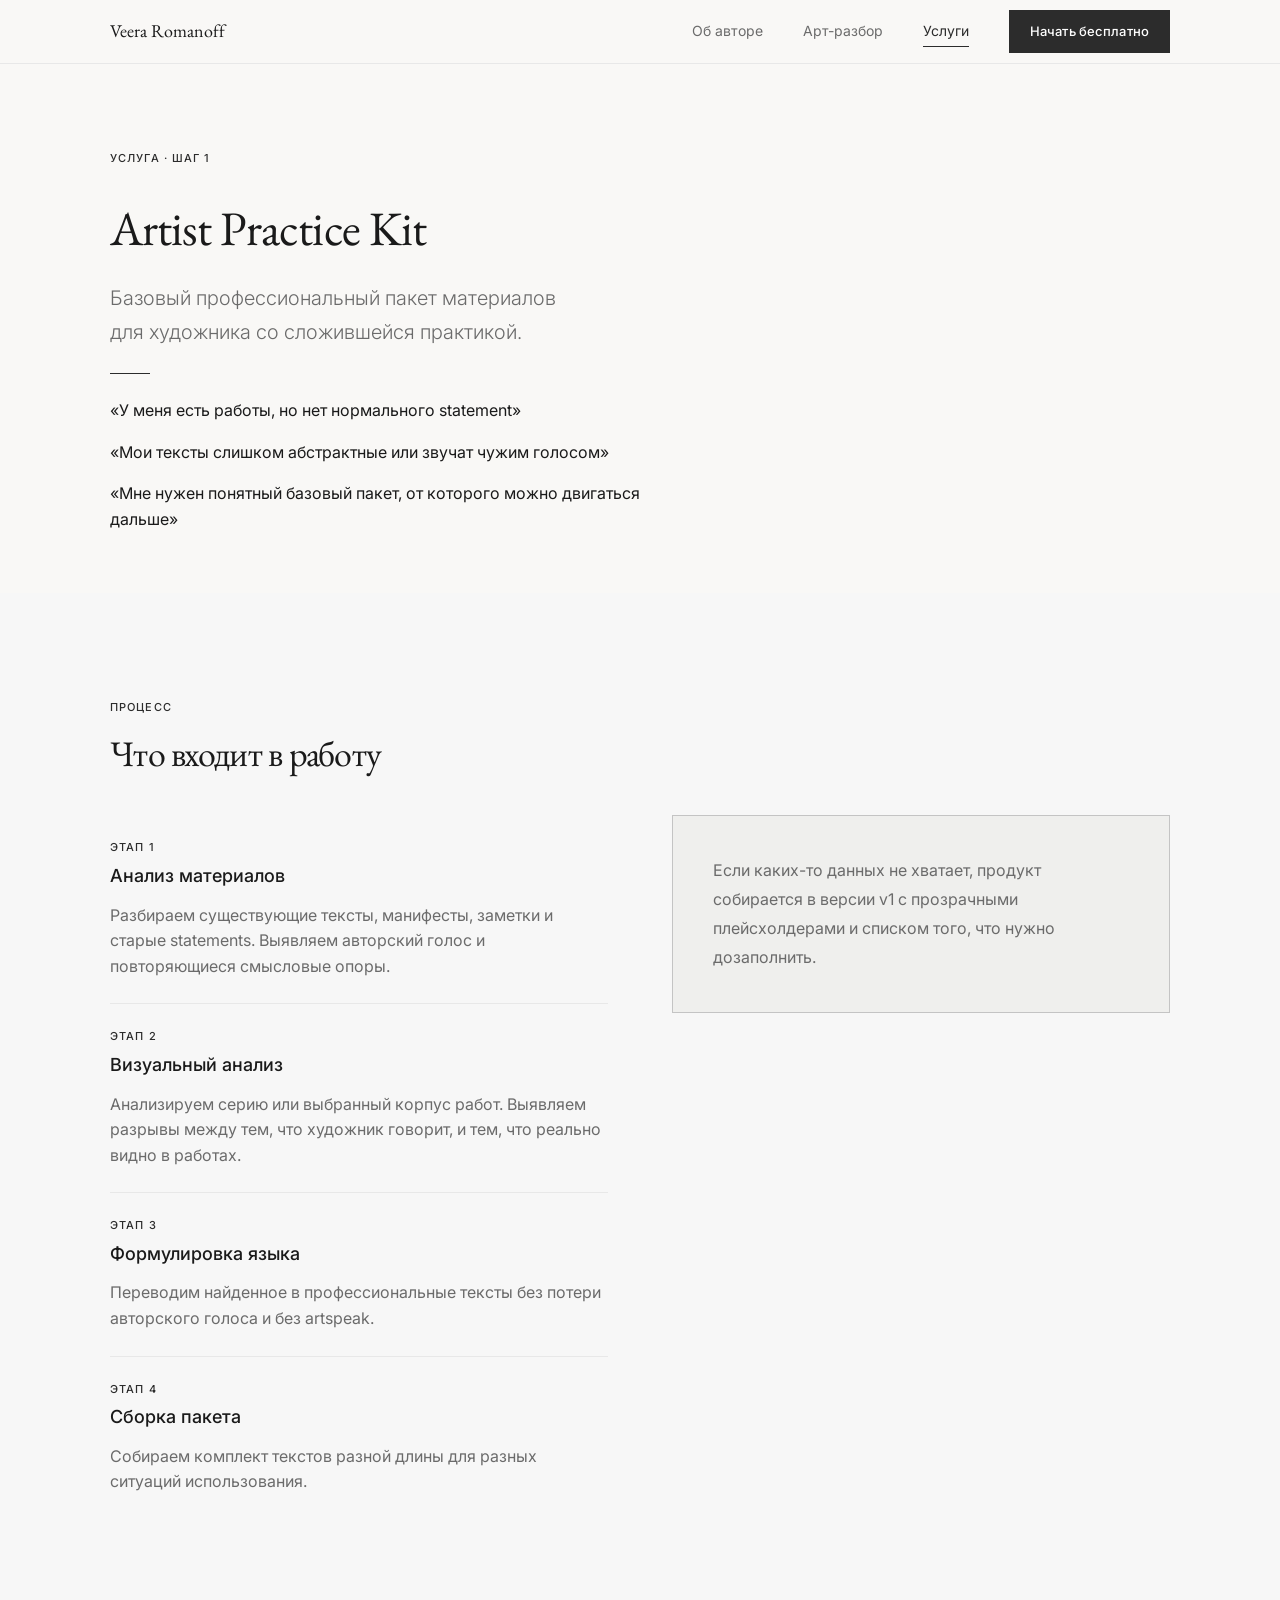
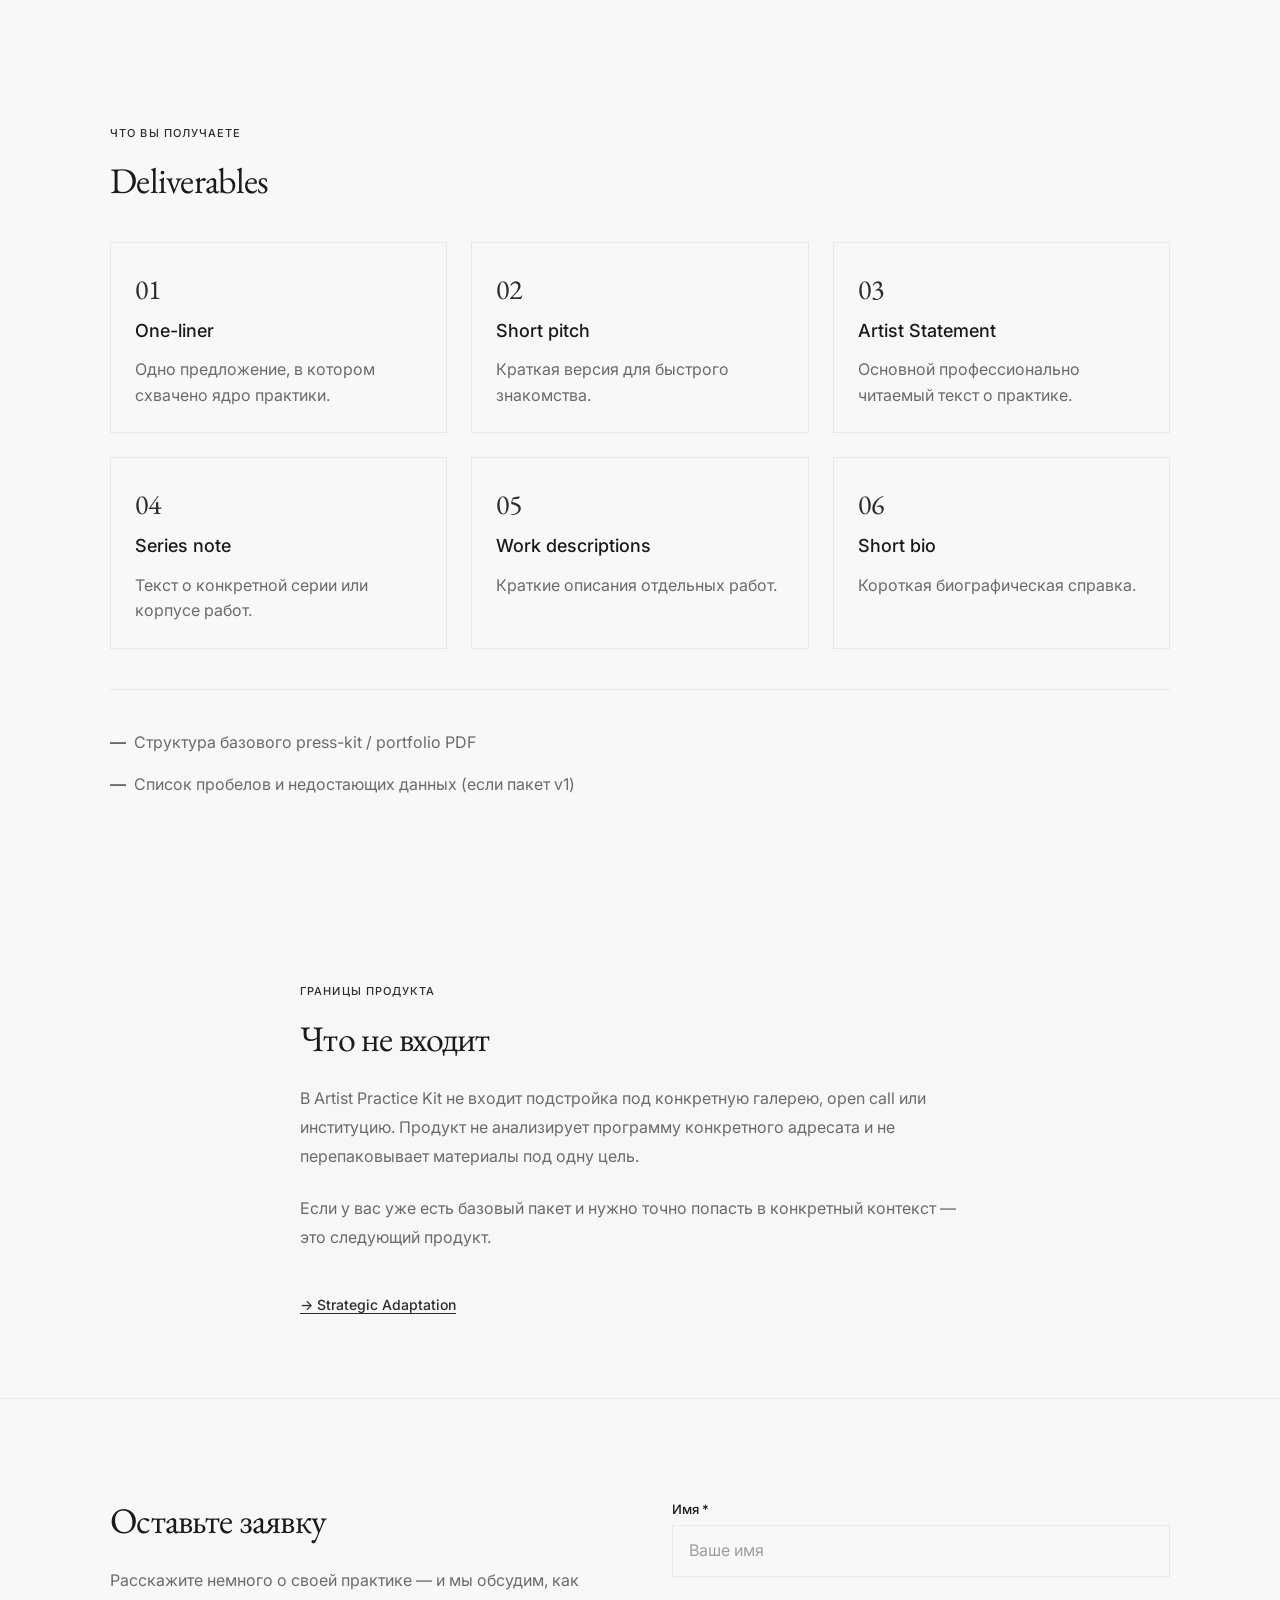
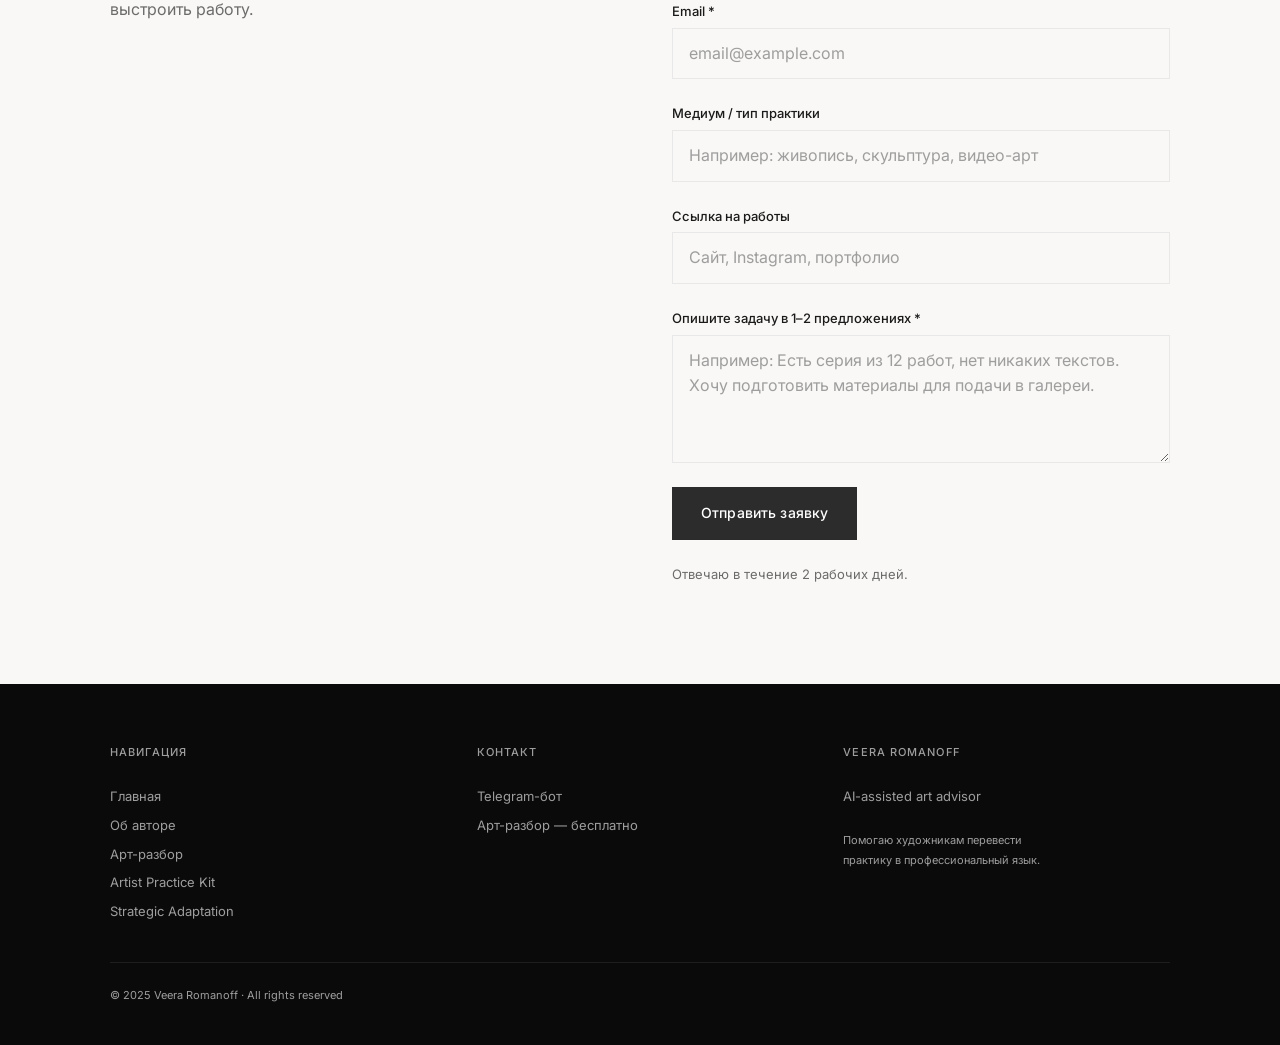
<file: practice-kit.html>
<!DOCTYPE html>
<html lang="ru">
<head>
  <meta charset="UTF-8">
  <meta name="viewport" content="width=device-width, initial-scale=1.0">
  <meta name="description" content="Базовый профессиональный пакет материалов для художника. One-liner, statement, bio, описания работ.">
  <meta property="og:title" content="Artist Practice Kit — Veera Romanoff">
  <meta property="og:description" content="Базовый профессиональный пакет материалов для художника. One-liner, statement, bio, описания работ.">
  <meta property="og:type" content="website">
  <title>Artist Practice Kit — Veera Romanoff</title>
  <link rel="stylesheet" href="css/main.css">
</head>
<body>

<!-- Navigation -->
<nav class="nav">
  <div class="container">
    <a href="index.html" class="nav-logo">Veera Romanoff</a>
    <div class="nav-links">
      <a href="about.html" class="nav-link">Об авторе</a>
      <a href="diagnostic.html" class="nav-link">Арт-разбор</a>
      <a href="practice-kit.html" class="nav-link active">Услуги</a>
      <a href="diagnostic.html" class="btn btn-primary" style="font-size:13px;padding:10px 20px;">Начать бесплатно</a>
    </div>
    <button class="nav-toggle" id="navToggle" aria-label="Меню">
      <span></span><span></span><span></span>
    </button>
  </div>
</nav>
<div class="nav-mobile" id="navMobile">
  <a href="about.html" class="nav-link">Об авторе</a>
  <a href="diagnostic.html" class="nav-link">Арт-разбор</a>
  <a href="practice-kit.html" class="nav-link">Услуги</a>
  <a href="diagnostic.html" class="btn btn-primary">Начать бесплатно</a>
</div>

<!-- ── Section 01: Hero ── -->
<section class="section-sm" style="padding-bottom:60px;">
  <div class="container">
    <span class="section-label hero-animate">Услуга · Шаг 1</span>
    <h1 class="hero-animate" style="font-family:var(--font-serif);font-size:var(--text-3xl);margin-top:var(--gap-sm);">Artist Practice Kit</h1>
    <p class="hero-animate" style="font-size:20px;font-weight:300;color:var(--color-text-muted);margin-top:var(--gap-md);max-width:560px;line-height:1.7;">
      Базовый профессиональный пакет материалов<br>для художника со сложившейся практикой.
    </p>
    <div class="divider hero-animate"></div>
    <ul class="for-whom-list hero-animate" style="max-width:560px;">
      <li>«У меня есть работы, но нет нормального statement»</li>
      <li>«Мои тексты слишком абстрактные или звучат чужим голосом»</li>
      <li>«Мне нужен понятный базовый пакет, от которого можно двигаться дальше»</li>
    </ul>
  </div>
</section>

<!-- ── Section 02: Что входит ── -->
<section class="section section-bg">
  <div class="container">
    <span class="section-label">Процесс</span>
    <h2 class="mb-lg">Что входит в работу</h2>
    <div class="two-col">
      <div>
        <div class="process-step">
          <div class="process-step-num">Этап 1</div>
          <h3 class="mb-sm">Анализ материалов</h3>
          <p class="text-muted">Разбираем существующие тексты, манифесты, заметки и старые statements. Выявляем авторский голос и повторяющиеся смысловые опоры.</p>
        </div>
        <div class="process-step">
          <div class="process-step-num">Этап 2</div>
          <h3 class="mb-sm">Визуальный анализ</h3>
          <p class="text-muted">Анализируем серию или выбранный корпус работ. Выявляем разрывы между тем, что художник говорит, и тем, что реально видно в работах.</p>
        </div>
        <div class="process-step">
          <div class="process-step-num">Этап 3</div>
          <h3 class="mb-sm">Формулировка языка</h3>
          <p class="text-muted">Переводим найденное в профессиональные тексты без потери авторского голоса и без artspeak.</p>
        </div>
        <div class="process-step">
          <div class="process-step-num">Этап 4</div>
          <h3 class="mb-sm">Сборка пакета</h3>
          <p class="text-muted">Собираем комплект текстов разной длины для разных ситуаций использования.</p>
        </div>
      </div>

      <div>
        <div class="accent-block" style="padding:var(--gap-lg);">
          <p class="text-muted" style="line-height:1.8;">
            Если каких-то данных не хватает, продукт собирается в версии v1 с прозрачными плейсхолдерами и списком того, что нужно дозаполнить.
          </p>
        </div>
      </div>
    </div>
  </div>
</section>

<!-- ── Section 03: Deliverables ── -->
<section class="section">
  <div class="container">
    <span class="section-label">Что вы получаете</span>
    <h2 class="mb-lg">Deliverables</h2>
    <div class="deliverable-grid">

      <div class="deliverable-card">
        <div class="deliverable-card-num">01</div>
        <h3 class="mb-sm">One-liner</h3>
        <p class="text-muted">Одно предложение, в котором схвачено ядро практики.</p>
      </div>

      <div class="deliverable-card">
        <div class="deliverable-card-num">02</div>
        <h3 class="mb-sm">Short pitch</h3>
        <p class="text-muted">Краткая версия для быстрого знакомства.</p>
      </div>

      <div class="deliverable-card">
        <div class="deliverable-card-num">03</div>
        <h3 class="mb-sm">Artist Statement</h3>
        <p class="text-muted">Основной профессионально читаемый текст о практике.</p>
      </div>

      <div class="deliverable-card">
        <div class="deliverable-card-num">04</div>
        <h3 class="mb-sm">Series note</h3>
        <p class="text-muted">Текст о конкретной серии или корпусе работ.</p>
      </div>

      <div class="deliverable-card">
        <div class="deliverable-card-num">05</div>
        <h3 class="mb-sm">Work descriptions</h3>
        <p class="text-muted">Краткие описания отдельных работ.</p>
      </div>

      <div class="deliverable-card">
        <div class="deliverable-card-num">06</div>
        <h3 class="mb-sm">Short bio</h3>
        <p class="text-muted">Короткая биографическая справка.</p>
      </div>

    </div>

    <div style="margin-top:var(--gap-lg);padding-top:var(--gap-lg);border-top:1px solid var(--color-border);">
      <ul class="deliverables-list">
        <li>Структура базового press-kit / portfolio PDF</li>
        <li>Список пробелов и недостающих данных (если пакет v1)</li>
      </ul>
    </div>
  </div>
</section>

<!-- ── Section 04: Что не входит ── -->
<section class="section-sm section-bg">
  <div class="container">
    <div class="max-680 centered">
      <span class="section-label">Границы продукта</span>
      <h2 class="mb-md">Что не входит</h2>
      <p class="text-muted mb-md" style="line-height:1.8;">
        В Artist Practice Kit не входит подстройка под конкретную галерею, open call или институцию. Продукт не анализирует программу конкретного адресата и не перепаковывает материалы под одну цель.
      </p>
      <p class="text-muted mb-lg" style="line-height:1.8;">
        Если у вас уже есть базовый пакет и нужно точно попасть в конкретный контекст — это следующий продукт.
      </p>
      <a href="strategic-adaptation.html" class="btn-ghost">→ Strategic Adaptation</a>
    </div>
  </div>
</section>

<!-- ── Section 05: Форма заявки ── -->
<section class="section" style="border-top:1px solid var(--color-border);">
  <div class="container">
    <div class="two-col">
      <div>
        <h2 style="font-family:var(--font-serif);" class="mb-md">Оставьте заявку</h2>
        <p class="text-muted mb-lg" style="line-height:1.8;">
          Расскажите немного о своей практике — и мы обсудим, как выстроить работу.
        </p>
      </div>
      <div>
        <form class="form" action="https://formspree.io/f/PLACEHOLDER" method="POST">
          <input type="hidden" name="_subject" value="Заявка с сайта — Artist Practice Kit">

          <div class="form-group">
            <label class="form-label" for="name-pk">Имя *</label>
            <input class="form-input" type="text" id="name-pk" name="name" placeholder="Ваше имя" required>
          </div>

          <div class="form-group">
            <label class="form-label" for="email-pk">Email *</label>
            <input class="form-input" type="email" id="email-pk" name="email" placeholder="email@example.com" required>
          </div>

          <div class="form-group">
            <label class="form-label" for="medium-pk">Медиум / тип практики</label>
            <input class="form-input" type="text" id="medium-pk" name="medium" placeholder="Например: живопись, скульптура, видео-арт">
          </div>

          <div class="form-group">
            <label class="form-label" for="portfolio-pk">Ссылка на работы</label>
            <input class="form-input" type="url" id="portfolio-pk" name="portfolio" placeholder="Сайт, Instagram, портфолио">
          </div>

          <div class="form-group">
            <label class="form-label" for="task-pk">Опишите задачу в 1–2 предложениях *</label>
            <textarea class="form-textarea" id="task-pk" name="task" rows="4"
              placeholder="Например: Есть серия из 12 работ, нет никаких текстов. Хочу подготовить материалы для подачи в галереи."
              required></textarea>
          </div>

          <button type="submit" class="btn btn-primary" style="align-self:flex-start;">Отправить заявку</button>
          <p class="form-note">Отвечаю в течение 2 рабочих дней.</p>
        </form>
      </div>
    </div>
  </div>
</section>

<!-- Footer -->
<footer class="footer">
  <div class="container">
    <div class="footer-grid">
      <div>
        <div class="footer-col-title">Навигация</div>
        <div class="footer-links">
          <a href="index.html" class="footer-link">Главная</a>
          <a href="about.html" class="footer-link">Об авторе</a>
          <a href="diagnostic.html" class="footer-link">Арт-разбор</a>
          <a href="practice-kit.html" class="footer-link">Artist Practice Kit</a>
          <a href="strategic-adaptation.html" class="footer-link">Strategic Adaptation</a>
        </div>
      </div>
      <div>
        <div class="footer-col-title">Контакт</div>
        <div class="footer-contact-item">
          <a href="https://t.me/AS_series_diagnostic_bot?start=Veera2026open" class="footer-link" target="_blank">Telegram-бот</a>
        </div>
        <div class="footer-contact-item">
          <a href="diagnostic.html" class="footer-link">Арт-разбор — бесплатно</a>
        </div>
      </div>
      <div>
        <div class="footer-col-title">Veera Romanoff</div>
        <p class="footer-contact-item">AI-assisted art advisor</p>
        <p class="footer-contact-item" style="margin-top:var(--gap-md);font-size:var(--text-xs);line-height:1.8;">
          Помогаю художникам перевести<br>практику в профессиональный язык.
        </p>
      </div>
    </div>
    <div class="footer-bottom">
      © 2025 Veera Romanoff · All rights reserved
    </div>
  </div>
</footer>

<script src="js/main.js"></script>
</body>
</html>
</file>
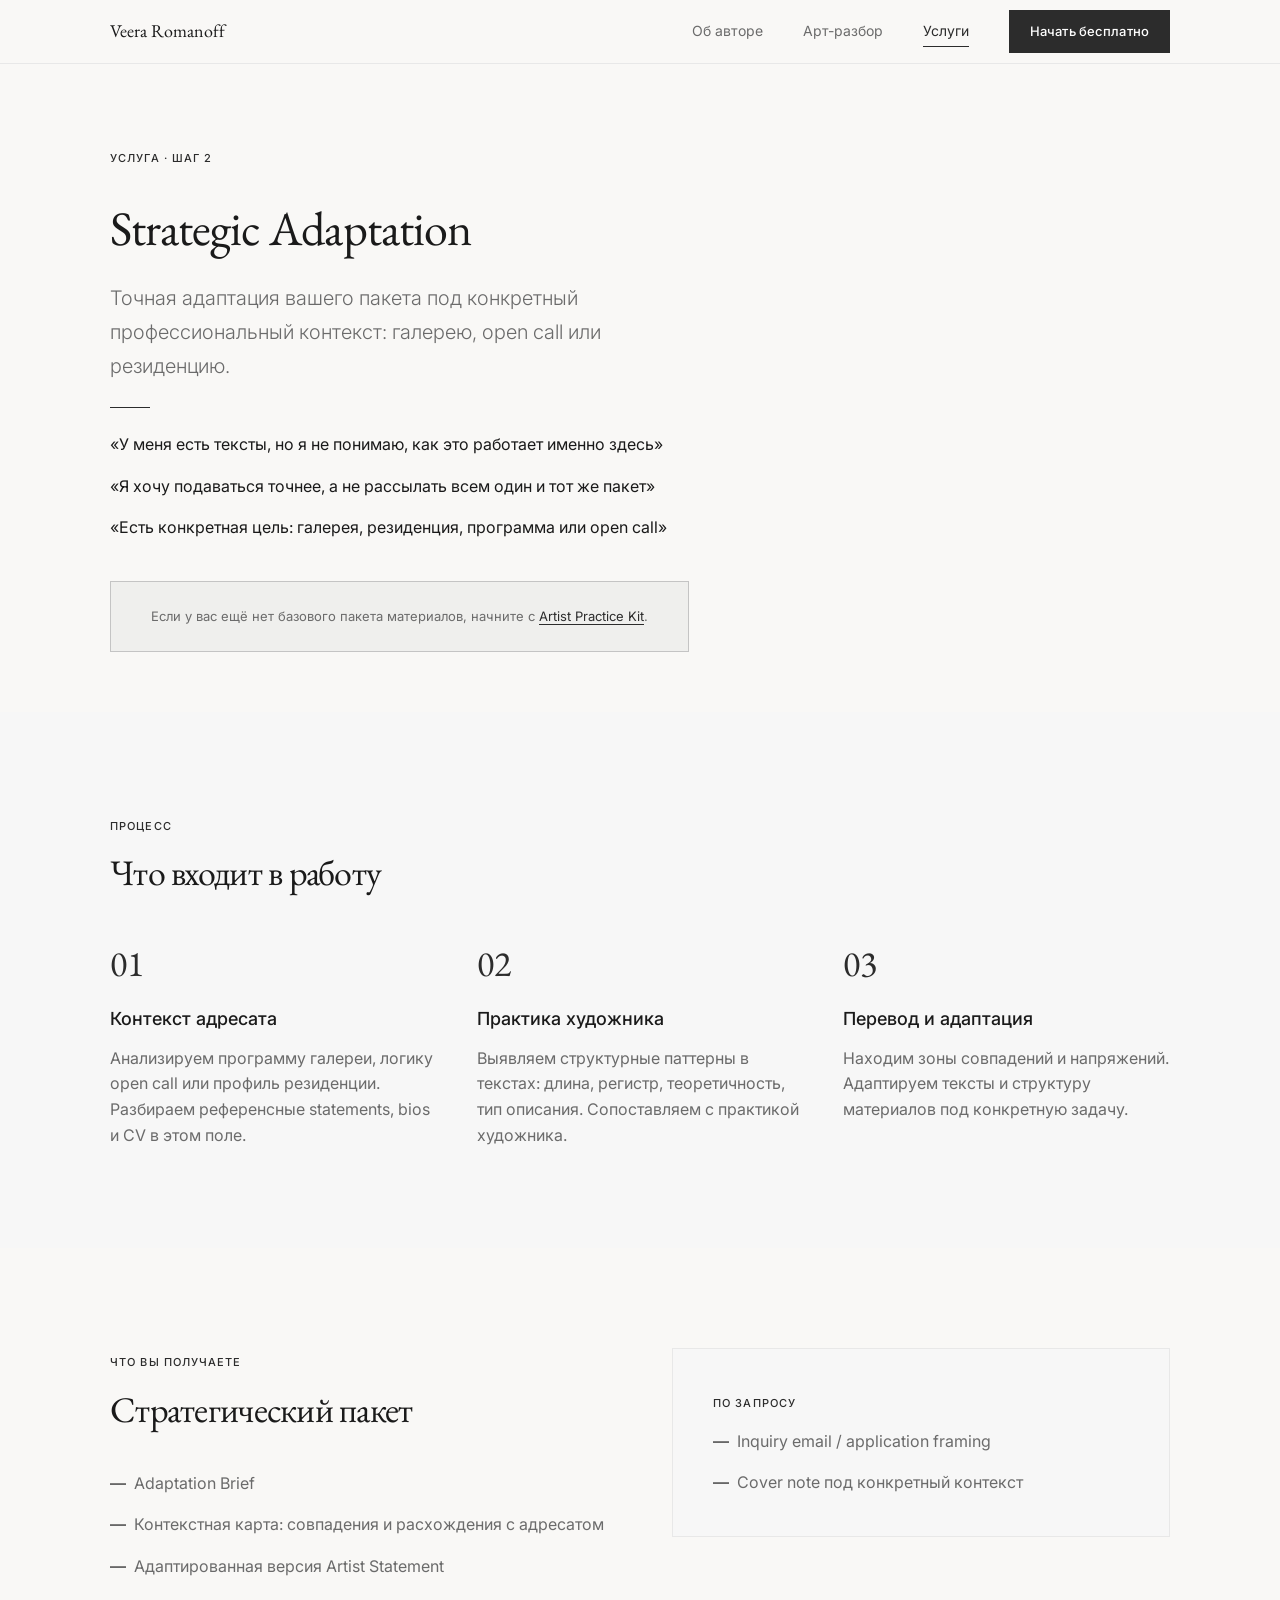
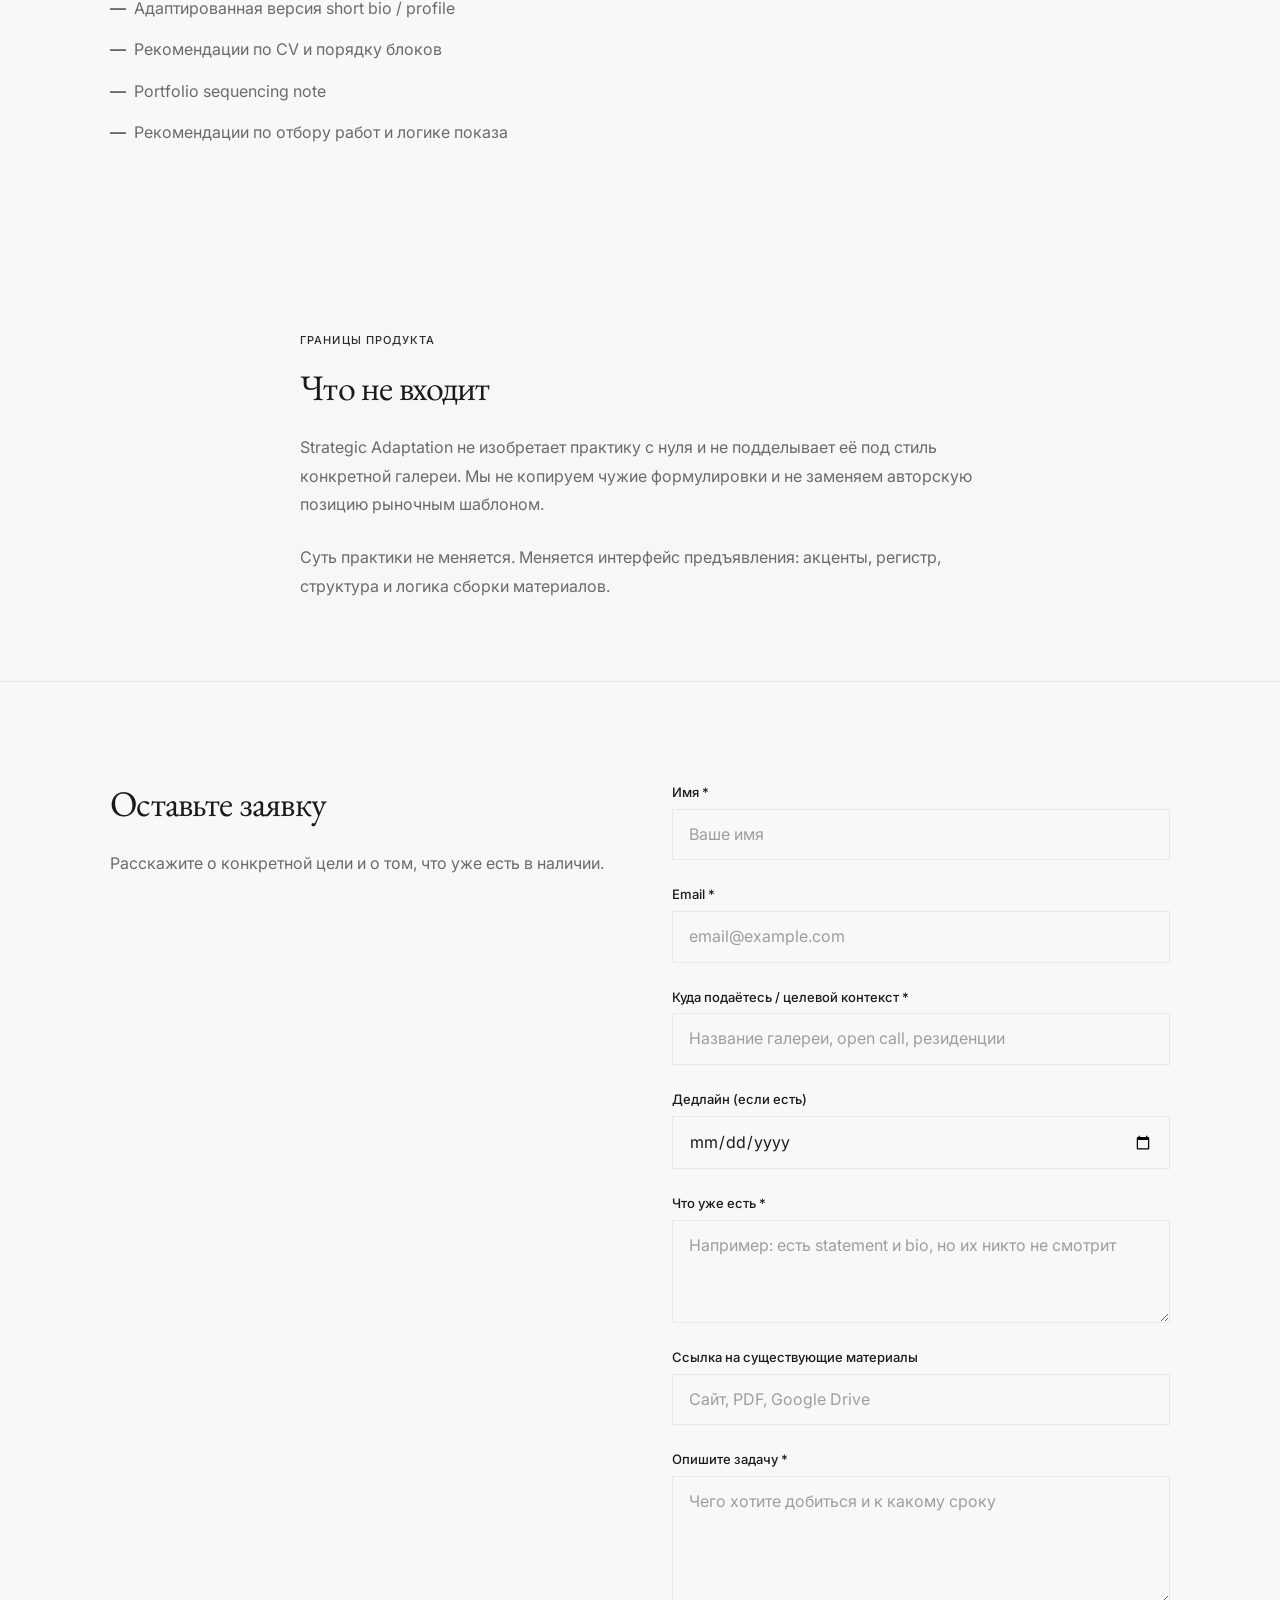
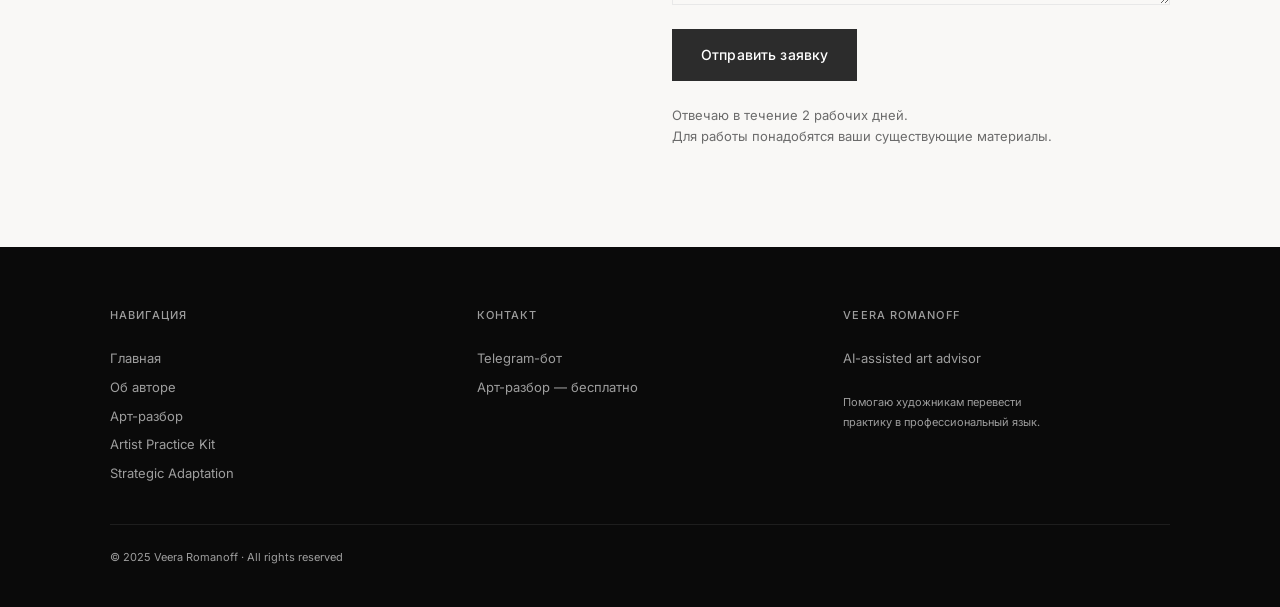
<file: strategic-adaptation.html>
<!DOCTYPE html>
<html lang="ru">
<head>
  <meta charset="UTF-8">
  <meta name="viewport" content="width=device-width, initial-scale=1.0">
  <meta name="description" content="Точная адаптация пакета художника под конкретную галерею, open call или резиденцию.">
  <meta property="og:title" content="Strategic Adaptation — Veera Romanoff">
  <meta property="og:description" content="Точная адаптация пакета художника под конкретную галерею, open call или резиденцию.">
  <meta property="og:type" content="website">
  <title>Strategic Adaptation — Veera Romanoff</title>
  <link rel="stylesheet" href="css/main.css">
</head>
<body>

<!-- Navigation -->
<nav class="nav">
  <div class="container">
    <a href="index.html" class="nav-logo">Veera Romanoff</a>
    <div class="nav-links">
      <a href="about.html" class="nav-link">Об авторе</a>
      <a href="diagnostic.html" class="nav-link">Арт-разбор</a>
      <a href="practice-kit.html" class="nav-link active">Услуги</a>
      <a href="diagnostic.html" class="btn btn-primary" style="font-size:13px;padding:10px 20px;">Начать бесплатно</a>
    </div>
    <button class="nav-toggle" id="navToggle" aria-label="Меню">
      <span></span><span></span><span></span>
    </button>
  </div>
</nav>
<div class="nav-mobile" id="navMobile">
  <a href="about.html" class="nav-link">Об авторе</a>
  <a href="diagnostic.html" class="nav-link">Арт-разбор</a>
  <a href="practice-kit.html" class="nav-link">Услуги</a>
  <a href="diagnostic.html" class="btn btn-primary">Начать бесплатно</a>
</div>

<!-- ── Section 01: Hero ── -->
<section class="section-sm" style="padding-bottom:60px;">
  <div class="container">
    <span class="section-label hero-animate">Услуга · Шаг 2</span>
    <h1 class="hero-animate" style="font-family:var(--font-serif);font-size:var(--text-3xl);margin-top:var(--gap-sm);">Strategic Adaptation</h1>
    <p class="hero-animate" style="font-size:20px;font-weight:300;color:var(--color-text-muted);margin-top:var(--gap-md);max-width:580px;line-height:1.7;">
      Точная адаптация вашего пакета под конкретный профессиональный контекст: галерею, open call или резиденцию.
    </p>
    <div class="divider hero-animate"></div>
    <ul class="for-whom-list hero-animate" style="max-width:560px;">
      <li>«У меня есть тексты, но я не понимаю, как это работает именно здесь»</li>
      <li>«Я хочу подаваться точнее, а не рассылать всем один и тот же пакет»</li>
      <li>«Есть конкретная цель: галерея, резиденция, программа или open call»</li>
    </ul>
    <div class="hero-animate" style="margin-top:var(--gap-lg);">
      <div class="accent-block" style="padding:var(--gap-md) var(--gap-lg);display:inline-block;">
        <p class="text-muted" style="font-size:var(--text-sm);">
          Если у вас ещё нет базового пакета материалов, начните с
          <a href="practice-kit.html" style="color:var(--color-accent);text-decoration:underline;text-underline-offset:3px;">Artist Practice Kit</a>.
        </p>
      </div>
    </div>
  </div>
</section>

<!-- ── Section 02: Что входит ── -->
<section class="section section-bg">
  <div class="container">
    <span class="section-label">Процесс</span>
    <h2 class="mb-lg">Что входит в работу</h2>
    <div class="three-col">

      <div>
        <div class="problem-num">01</div>
        <h3 class="mb-sm">Контекст адресата</h3>
        <p class="text-muted">Анализируем программу галереи, логику open call или профиль резиденции. Разбираем референсные statements, bios и CV в этом поле.</p>
      </div>

      <div>
        <div class="problem-num">02</div>
        <h3 class="mb-sm">Практика художника</h3>
        <p class="text-muted">Выявляем структурные паттерны в текстах: длина, регистр, теоретичность, тип описания. Сопоставляем с практикой художника.</p>
      </div>

      <div>
        <div class="problem-num">03</div>
        <h3 class="mb-sm">Перевод и адаптация</h3>
        <p class="text-muted">Находим зоны совпадений и напряжений. Адаптируем тексты и структуру материалов под конкретную задачу.</p>
      </div>

    </div>
  </div>
</section>

<!-- ── Section 03: Deliverables ── -->
<section class="section">
  <div class="container">
    <div class="two-col">
      <div>
        <span class="section-label">Что вы получаете</span>
        <h2 class="mb-lg">Стратегический пакет</h2>
        <ul class="deliverables-list">
          <li>Adaptation Brief</li>
          <li>Контекстная карта: совпадения и расхождения с адресатом</li>
          <li>Адаптированная версия Artist Statement</li>
          <li>Адаптированная версия short bio / profile</li>
          <li>Рекомендации по CV и порядку блоков</li>
          <li>Portfolio sequencing note</li>
          <li>Рекомендации по отбору работ и логике показа</li>
        </ul>
      </div>
      <div>
        <div style="border:1px solid var(--color-border);padding:var(--gap-lg);background:var(--color-surface);">
          <div class="section-label" style="margin-bottom:var(--gap-sm);">По запросу</div>
          <ul class="deliverables-list">
            <li>Inquiry email / application framing</li>
            <li>Cover note под конкретный контекст</li>
          </ul>
        </div>
      </div>
    </div>
  </div>
</section>

<!-- ── Section 04: Что не входит ── -->
<section class="section-sm section-bg">
  <div class="container">
    <div class="max-680 centered">
      <span class="section-label">Границы продукта</span>
      <h2 class="mb-md">Что не входит</h2>
      <p class="text-muted mb-md" style="line-height:1.8;">
        Strategic Adaptation не изобретает практику с нуля и не подделывает её под стиль конкретной галереи. Мы не копируем чужие формулировки и не заменяем авторскую позицию рыночным шаблоном.
      </p>
      <p class="text-muted" style="line-height:1.8;">
        Суть практики не меняется. Меняется интерфейс предъявления: акценты, регистр, структура и логика сборки материалов.
      </p>
    </div>
  </div>
</section>

<!-- ── Section 05: Форма заявки ── -->
<section class="section" style="border-top:1px solid var(--color-border);">
  <div class="container">
    <div class="two-col">
      <div>
        <h2 style="font-family:var(--font-serif);" class="mb-md">Оставьте заявку</h2>
        <p class="text-muted mb-lg" style="line-height:1.8;">
          Расскажите о конкретной цели и о том, что уже есть в наличии.
        </p>
      </div>
      <div>
        <form class="form" action="https://formspree.io/f/PLACEHOLDER" method="POST">
          <input type="hidden" name="_subject" value="Заявка с сайта — Strategic Adaptation">

          <div class="form-group">
            <label class="form-label" for="name-sa">Имя *</label>
            <input class="form-input" type="text" id="name-sa" name="name" placeholder="Ваше имя" required>
          </div>

          <div class="form-group">
            <label class="form-label" for="email-sa">Email *</label>
            <input class="form-input" type="email" id="email-sa" name="email" placeholder="email@example.com" required>
          </div>

          <div class="form-group">
            <label class="form-label" for="target-sa">Куда подаётесь / целевой контекст *</label>
            <input class="form-input" type="text" id="target-sa" name="target" placeholder="Название галереи, open call, резиденции" required>
          </div>

          <div class="form-group">
            <label class="form-label" for="deadline-sa">Дедлайн (если есть)</label>
            <input class="form-input" type="date" id="deadline-sa" name="deadline">
          </div>

          <div class="form-group">
            <label class="form-label" for="existing-sa">Что уже есть *</label>
            <textarea class="form-textarea" id="existing-sa" name="existing" rows="3"
              placeholder="Например: есть statement и bio, но их никто не смотрит"
              required></textarea>
          </div>

          <div class="form-group">
            <label class="form-label" for="materials-sa">Ссылка на существующие материалы</label>
            <input class="form-input" type="url" id="materials-sa" name="materials" placeholder="Сайт, PDF, Google Drive">
          </div>

          <div class="form-group">
            <label class="form-label" for="task-sa">Опишите задачу *</label>
            <textarea class="form-textarea" id="task-sa" name="task" rows="4"
              placeholder="Чего хотите добиться и к какому сроку"
              required></textarea>
          </div>

          <button type="submit" class="btn btn-primary" style="align-self:flex-start;">Отправить заявку</button>
          <p class="form-note">Отвечаю в течение 2 рабочих дней.<br>Для работы понадобятся ваши существующие материалы.</p>
        </form>
      </div>
    </div>
  </div>
</section>

<!-- Footer -->
<footer class="footer">
  <div class="container">
    <div class="footer-grid">
      <div>
        <div class="footer-col-title">Навигация</div>
        <div class="footer-links">
          <a href="index.html" class="footer-link">Главная</a>
          <a href="about.html" class="footer-link">Об авторе</a>
          <a href="diagnostic.html" class="footer-link">Арт-разбор</a>
          <a href="practice-kit.html" class="footer-link">Artist Practice Kit</a>
          <a href="strategic-adaptation.html" class="footer-link">Strategic Adaptation</a>
        </div>
      </div>
      <div>
        <div class="footer-col-title">Контакт</div>
        <div class="footer-contact-item">
          <a href="https://t.me/AS_series_diagnostic_bot?start=Veera2026open" class="footer-link" target="_blank">Telegram-бот</a>
        </div>
        <div class="footer-contact-item">
          <a href="diagnostic.html" class="footer-link">Арт-разбор — бесплатно</a>
        </div>
      </div>
      <div>
        <div class="footer-col-title">Veera Romanoff</div>
        <p class="footer-contact-item">AI-assisted art advisor</p>
        <p class="footer-contact-item" style="margin-top:var(--gap-md);font-size:var(--text-xs);line-height:1.8;">
          Помогаю художникам перевести<br>практику в профессиональный язык.
        </p>
      </div>
    </div>
    <div class="footer-bottom">
      © 2025 Veera Romanoff · All rights reserved
    </div>
  </div>
</footer>

<script src="js/main.js"></script>
</body>
</html>
</file>
<file: css/main.css>
@import 'reset.css';
@import 'tokens.css';

/* ─── Base ─────────────────────────────────────── */

body {
  font-family: var(--font-sans);
  font-size: var(--text-base);
  font-weight: 400;
  color: var(--color-text);
  background: var(--color-bg);
  line-height: var(--leading-normal);
}

a {
  color: var(--color-text);
  transition: color 0.2s;
}
a:hover {
  color: var(--color-accent);
}

/* ─── Container ─────────────────────────────────── */

.container {
  max-width: var(--container-max);
  margin: 0 auto;
  padding: 0 var(--container-px);
}

@media (max-width: 768px) {
  .container {
    padding: 0 var(--container-px-mob);
  }
}

/* ─── Typography ────────────────────────────────── */

h1, h2 {
  font-family: var(--font-serif);
  font-weight: 400;
  line-height: var(--leading-tight);
  letter-spacing: var(--tracking-tight);
}

h1 { font-size: var(--text-3xl); }
h2 { font-size: var(--text-2xl); }
h3 {
  font-family: var(--font-sans);
  font-size: var(--text-md);
  font-weight: 500;
  line-height: var(--leading-tight);
}

.hero-title {
  font-family: var(--font-serif);
  font-size: var(--text-hero);
  font-weight: 400;
  line-height: var(--leading-tight);
  letter-spacing: var(--tracking-tight);
}

@media (max-width: 768px) {
  .hero-title { font-size: 40px; }
  h1 { font-size: var(--text-xl); }
  h2 { font-size: var(--text-xl); }
}

/* ─── Section label ─────────────────────────────── */

.section-label {
  display: inline-block;
  font-family: var(--font-sans);
  font-size: var(--text-xs);
  font-weight: 500;
  letter-spacing: 0.1em;
  text-transform: uppercase;
  color: var(--color-accent);
  margin-bottom: var(--gap-sm);
}

/* ─── Divider ───────────────────────────────────── */

.divider {
  width: 40px;
  height: 1px;
  background: var(--color-accent);
  margin: var(--gap-md) 0;
}

/* ─── Buttons ───────────────────────────────────── */

.btn {
  display: inline-block;
  font-family: var(--font-sans);
  font-size: 14px;
  font-weight: 500;
  letter-spacing: 0.01em;
  border-radius: 0;
  cursor: pointer;
  transition: background 0.2s, border-color 0.2s, color 0.2s;
  text-align: center;
  white-space: nowrap;
}

.btn-primary {
  background: var(--color-accent);
  color: #FFFFFF;
  border: 1px solid var(--color-accent);
  padding: 14px 28px;
}
.btn-primary:hover {
  background: var(--color-accent-hover);
  border-color: var(--color-accent-hover);
  color: #FFFFFF;
}

.btn-secondary {
  background: transparent;
  color: var(--color-accent);
  border: 1px solid var(--color-accent);
  padding: 14px 28px;
}
.btn-secondary:hover {
  background: var(--color-accent-subtle);
  color: var(--color-accent);
}

.btn-ghost {
  background: transparent;
  color: var(--color-accent);
  border: none;
  padding: 0;
  font-size: 14px;
  font-weight: 500;
  text-decoration: underline;
  text-underline-offset: 3px;
}
.btn-ghost:hover {
  color: var(--color-accent-hover);
}

.btn-outline-white {
  background: transparent;
  color: #FFFFFF;
  border: 1px solid #FFFFFF;
  padding: 14px 28px;
}
.btn-outline-white:hover {
  background: rgba(255,255,255,0.1);
  color: #FFFFFF;
}

/* ─── Navigation ────────────────────────────────── */

.nav {
  position: sticky;
  top: 0;
  z-index: 100;
  height: var(--nav-h);
  background: var(--color-bg);
  border-bottom: 1px solid var(--color-border);
  display: flex;
  align-items: center;
}

.nav .container {
  width: 100%;
  display: flex;
  align-items: center;
  justify-content: space-between;
}

.nav-logo {
  font-family: var(--font-serif);
  font-size: var(--text-md);
  font-weight: 400;
  color: var(--color-text);
  letter-spacing: 0;
}
.nav-logo:hover {
  color: var(--color-accent);
}

.nav-links {
  display: flex;
  align-items: center;
  gap: var(--gap-lg);
}

.nav-link {
  font-family: var(--font-sans);
  font-size: 14px;
  font-weight: 400;
  color: var(--color-text-muted);
  transition: color 0.2s;
  position: relative;
}
.nav-link:hover,
.nav-link.active {
  color: var(--color-accent);
}
.nav-link.active::after {
  content: '';
  position: absolute;
  bottom: -4px;
  left: 0;
  right: 0;
  height: 1px;
  background: var(--color-accent);
}

/* Hamburger */
.nav-toggle {
  display: none;
  flex-direction: column;
  gap: 5px;
  cursor: pointer;
  padding: 4px;
}
.nav-toggle span {
  display: block;
  width: 22px;
  height: 1.5px;
  background: var(--color-text);
  transition: transform 0.3s, opacity 0.3s;
}

.nav-mobile {
  display: none;
  position: fixed;
  top: var(--nav-h);
  left: 0;
  right: 0;
  bottom: 0;
  background: var(--color-bg);
  z-index: 99;
  flex-direction: column;
  align-items: center;
  justify-content: center;
  gap: var(--gap-lg);
}
.nav-mobile.open {
  display: flex;
}
.nav-mobile .nav-link {
  font-size: var(--text-lg);
  font-family: var(--font-serif);
}

@media (max-width: 768px) {
  .nav-links { display: none; }
  .nav-toggle { display: flex; }
}

/* Nav open state */
.nav-toggle.open span:nth-child(1) {
  transform: translateY(6.5px) rotate(45deg);
}
.nav-toggle.open span:nth-child(2) {
  opacity: 0;
}
.nav-toggle.open span:nth-child(3) {
  transform: translateY(-6.5px) rotate(-45deg);
}

/* ─── Footer ────────────────────────────────────── */

.footer {
  background: #0A0A0A;
  color: #FFFFFF;
  padding: 60px 0 40px;
}

.footer-grid {
  display: grid;
  grid-template-columns: repeat(3, 1fr);
  gap: var(--gap-lg);
  margin-bottom: var(--gap-lg);
}

.footer-col-title {
  font-family: var(--font-sans);
  font-size: var(--text-xs);
  font-weight: 500;
  letter-spacing: 0.1em;
  text-transform: uppercase;
  color: var(--color-text-light);
  margin-bottom: var(--gap-md);
}

.footer-links {
  display: flex;
  flex-direction: column;
  gap: var(--gap-xs);
}

.footer-link {
  font-size: var(--text-sm);
  color: var(--color-text-light);
  transition: color 0.2s;
}
.footer-link:hover {
  color: #FFFFFF;
}

.footer-contact-item {
  font-size: var(--text-sm);
  color: var(--color-text-light);
  margin-bottom: var(--gap-xs);
}

.footer-bottom {
  border-top: 1px solid #1E1E1E;
  padding-top: var(--gap-md);
  font-size: var(--text-xs);
  color: var(--color-text-light);
}

@media (max-width: 768px) {
  .footer-grid {
    grid-template-columns: 1fr;
    gap: var(--gap-md);
  }
}

/* ─── Sections ──────────────────────────────────── */

.section {
  padding: var(--section-py) 0;
}
.section-sm {
  padding: 80px 0;
}

@media (max-width: 768px) {
  .section { padding: var(--section-py-mob) 0; }
  .section-sm { padding: 48px 0; }
}

.section-bg {
  background: var(--color-surface);
}
.section-dark {
  background: #0A0A0A;
  color: #FFFFFF;
}

/* ─── Offer Cards ───────────────────────────────── */

.offer-card {
  border: 1px solid var(--color-border);
  padding: 40px;
  background: var(--color-bg);
  transition: border-color 0.2s;
  display: flex;
  flex-direction: column;
}
.offer-card:hover {
  border-color: var(--color-accent);
}
.offer-card .btn {
  margin-top: auto;
}

/* ─── Two columns ───────────────────────────────── */

.two-col {
  display: grid;
  grid-template-columns: 1fr 1fr;
  gap: var(--gap-xl);
  align-items: stretch;
}
.two-col-60-40 {
  display: grid;
  grid-template-columns: 60fr 40fr;
  gap: var(--gap-xl);
  align-items: center;
}
.two-col-40-60 {
  display: grid;
  grid-template-columns: 40fr 60fr;
  gap: var(--gap-xl);
  align-items: center;
}

@media (max-width: 768px) {
  .two-col,
  .two-col-60-40,
  .two-col-40-60 {
    grid-template-columns: 1fr;
    gap: var(--gap-lg);
  }
}

/* ─── Three columns ─────────────────────────────── */

.three-col {
  display: grid;
  grid-template-columns: repeat(3, 1fr);
  gap: var(--gap-lg);
}

@media (max-width: 768px) {
  .three-col {
    grid-template-columns: 1fr;
    gap: var(--gap-md);
  }
}

/* ─── Accent quote block ────────────────────────── */

.accent-quote {
  border-left: 3px solid var(--color-accent);
  padding-left: 20px;
  margin-top: var(--gap-md);
  font-family: var(--font-serif);
  font-style: italic;
  font-size: var(--text-md);
  line-height: var(--leading-loose);
  color: var(--color-text);
}

/* ─── Accent CTA block ──────────────────────────── */

.accent-block {
  background: var(--color-accent-subtle);
  border: 1px solid var(--color-accent-border);
  padding: 60px;
}

@media (max-width: 768px) {
  .accent-block { padding: 40px var(--container-px-mob); }
}

/* ─── Placeholder image ─────────────────────────── */

.img-placeholder {
  background: var(--color-surface-2);
  display: flex;
  align-items: center;
  justify-content: center;
  color: var(--color-text-light);
  font-size: var(--text-sm);
  font-family: var(--font-sans);
  letter-spacing: 0.05em;
  text-transform: uppercase;
}

/* ─── Hero ──────────────────────────────────────── */

.hero {
  min-height: 90vh;
  display: flex;
  align-items: center;
  padding: 80px 0;
}

.hero-subtitle {
  font-family: var(--font-sans);
  font-size: var(--text-md);
  font-weight: 300;
  color: var(--color-text-muted);
  line-height: var(--leading-loose);
  margin-top: var(--gap-md);
  max-width: 480px;
}

.hero-cta {
  display: flex;
  gap: var(--gap-md);
  margin-top: var(--gap-lg);
  flex-wrap: wrap;
}

@media (max-width: 768px) {
  .hero-cta {
    flex-direction: column;
    align-items: stretch;
    gap: var(--gap-sm);
  }
  .hero-cta .btn,
  .hero-cta a {
    display: block;
    width: 100%;
    text-align: center;
    box-sizing: border-box;
  }
  .hero-subtitle {
    max-width: 100%;
  }
}

.hero-visual {
  background: var(--color-surface);
  aspect-ratio: 4/5;
  display: flex;
  align-items: center;
  justify-content: center;
  color: var(--color-text-light);
  font-size: var(--text-sm);
  font-family: var(--font-sans);
  letter-spacing: 0.1em;
  text-transform: uppercase;
}

/* Hero animate */
.hero-animate {
  opacity: 0;
  transform: translateY(16px);
  animation: fadeUp 0.6s ease forwards;
}
.hero-animate:nth-child(2) { animation-delay: 0.1s; }
.hero-animate:nth-child(3) { animation-delay: 0.2s; }
.hero-animate:nth-child(4) { animation-delay: 0.3s; }

@keyframes fadeUp {
  to {
    opacity: 1;
    transform: translateY(0);
  }
}

/* ─── Problem section ───────────────────────────── */

.problem-num {
  font-family: var(--font-serif);
  font-size: var(--text-2xl);
  color: var(--color-accent);
  margin-bottom: var(--gap-sm);
}

/* ─── Steps ─────────────────────────────────────── */

.step-num {
  font-family: var(--font-serif);
  font-size: var(--text-3xl);
  color: var(--color-accent);
  line-height: 1;
  margin-bottom: var(--gap-sm);
}

/* ─── Card grid (deliverables) ──────────────────── */

.deliverable-grid {
  display: grid;
  grid-template-columns: repeat(3, 1fr);
  gap: var(--gap-md);
}

.deliverable-card {
  border: 1px solid var(--color-border);
  padding: var(--gap-md);
  background: var(--color-bg);
}

.deliverable-card-num {
  font-family: var(--font-serif);
  font-size: var(--text-xl);
  color: var(--color-accent);
  margin-bottom: var(--gap-xs);
}

@media (max-width: 768px) {
  .deliverable-grid {
    grid-template-columns: 1fr;
  }
}

/* ─── Methodology table ─────────────────────────── */

.method-table {
  display: grid;
  grid-template-columns: 1fr 1fr;
  gap: 0;
  border: 1px solid var(--color-border);
}

.method-table-header {
  background: var(--color-surface);
  padding: var(--gap-md);
  font-family: var(--font-sans);
  font-size: var(--text-sm);
  font-weight: 500;
  letter-spacing: 0.05em;
  text-transform: uppercase;
  color: var(--color-text-muted);
  border-bottom: 1px solid var(--color-border);
}

.method-table-header:first-child {
  border-right: 1px solid var(--color-border);
}

.method-table-cell {
  padding: var(--gap-sm) var(--gap-md);
  font-size: var(--text-base);
  color: var(--color-text);
  border-bottom: 1px solid var(--color-border);
}

.method-table-cell:nth-child(odd) {
  border-right: 1px solid var(--color-border);
}

.method-table-cell:nth-last-child(-n+2) {
  border-bottom: none;
}

/* ─── Accordion ─────────────────────────────────── */

.accordion-item {
  border-bottom: 1px solid var(--color-border);
}

.accordion-trigger {
  width: 100%;
  display: flex;
  align-items: center;
  justify-content: space-between;
  padding: var(--gap-md) 0;
  font-family: var(--font-sans);
  font-size: var(--text-base);
  font-weight: 500;
  color: var(--color-text);
  cursor: pointer;
  background: none;
  border: none;
  text-align: left;
  transition: color 0.2s;
}
.accordion-trigger:hover {
  color: var(--color-accent);
}

.accordion-icon {
  font-size: 20px;
  transition: transform 0.3s;
  flex-shrink: 0;
  margin-left: var(--gap-sm);
}

.accordion-item.open .accordion-icon {
  transform: rotate(45deg);
}

.accordion-body {
  display: none;
  padding-bottom: var(--gap-md);
  color: var(--color-text-muted);
  font-size: var(--text-base);
  line-height: var(--leading-loose);
}

.accordion-item.open .accordion-body {
  display: block;
}

/* ─── Forms ─────────────────────────────────────── */

.form {
  display: flex;
  flex-direction: column;
  gap: var(--gap-md);
  max-width: 560px;
}

.form-group {
  display: flex;
  flex-direction: column;
  gap: 6px;
}

.form-label {
  font-size: var(--text-sm);
  font-weight: 500;
  color: var(--color-text);
}

.form-input,
.form-textarea {
  font-family: var(--font-sans);
  font-size: var(--text-base);
  color: var(--color-text);
  background: var(--color-bg);
  border: 1px solid var(--color-border);
  padding: 12px 16px;
  border-radius: 0;
  transition: border-color 0.2s;
  width: 100%;
}

.form-input:focus,
.form-textarea:focus {
  outline: none;
  border-color: var(--color-accent);
}

.form-input::placeholder,
.form-textarea::placeholder {
  color: var(--color-text-light);
}

.form-textarea {
  resize: vertical;
  min-height: 100px;
}

.form-note {
  font-size: var(--text-sm);
  color: var(--color-text-muted);
}

/* ─── For whom list ─────────────────────────────── */

.for-whom-list {
  display: flex;
  flex-direction: column;
  gap: var(--gap-sm);
  margin-top: var(--gap-md);
}

.for-whom-item {
  font-size: var(--text-base);
  color: var(--color-text-muted);
  padding-left: var(--gap-md);
  position: relative;
  line-height: var(--leading-loose);
}
.for-whom-item::before {
  content: '—';
  position: absolute;
  left: 0;
  color: var(--color-accent);
}

/* ─── Deliverables list ─────────────────────────── */

.deliverables-list {
  display: flex;
  flex-direction: column;
  gap: var(--gap-sm);
}

.deliverables-list li {
  font-size: var(--text-base);
  color: var(--color-text-muted);
  padding-left: var(--gap-md);
  position: relative;
}
.deliverables-list li::before {
  content: '—';
  position: absolute;
  left: 0;
  color: var(--color-accent);
}

/* ─── Process steps ─────────────────────────────── */

.process-step {
  padding: var(--gap-md) 0;
  border-bottom: 1px solid var(--color-border);
}
.process-step:last-child {
  border-bottom: none;
}

.process-step-num {
  font-size: var(--text-xs);
  font-weight: 500;
  letter-spacing: 0.1em;
  text-transform: uppercase;
  color: var(--color-accent);
  margin-bottom: var(--gap-xs);
}

/* ─── Misc ──────────────────────────────────────── */

.text-muted { color: var(--color-text-muted); }
.text-light { color: var(--color-text-light); }
.text-accent { color: var(--color-accent); }
.text-serif {
  font-family: var(--font-serif);
  font-style: italic;
}

.mt-xs { margin-top: var(--gap-xs); }
.mt-sm { margin-top: var(--gap-sm); }
.mt-md { margin-top: var(--gap-md); }
.mt-lg { margin-top: var(--gap-lg); }
.mt-xl { margin-top: var(--gap-xl); }

.mb-sm { margin-bottom: var(--gap-sm); }
.mb-md { margin-bottom: var(--gap-md); }
.mb-lg { margin-bottom: var(--gap-lg); }

.max-680 { max-width: 680px; }
.max-720 { max-width: 720px; }

.centered { margin: 0 auto; }

/* ─── AI Sparkle ────────────────────────────────── */

.sparkle {
  display: inline-block;
  margin-left: 6px;
  color: var(--color-accent);
  font-size: 10px;
  vertical-align: middle;
  animation: sparkle-pulse 2.4s ease-in-out infinite;
}

@keyframes sparkle-pulse {
  0%, 100% { opacity: 1; transform: scale(1) rotate(0deg); }
  40%       { opacity: 0.4; transform: scale(0.8) rotate(20deg); }
  70%       { opacity: 1; transform: scale(1.2) rotate(-10deg); }
}

/* ─── Before / After cards ──────────────────────── */

.ba-before {
  background: #EEECE8;
  padding: var(--gap-md);
  margin-bottom: var(--gap-sm);
  position: relative;
}
.ba-before-label {
  font-size: var(--text-xs);
  font-weight: 500;
  letter-spacing: 0.08em;
  text-transform: uppercase;
  color: var(--color-text-light);
  margin-bottom: var(--gap-xs);
}
.ba-before p {
  font-family: var(--font-sans);
  font-size: var(--text-sm);
  color: var(--color-text-muted);
  line-height: 1.7;
  font-style: italic;
}

.ba-after {
  background: var(--color-bg);
  border: 1px solid var(--color-accent-border);
  border-left: 3px solid var(--color-accent);
  padding: var(--gap-md);
}
.ba-after-label {
  font-size: var(--text-xs);
  font-weight: 500;
  letter-spacing: 0.08em;
  text-transform: uppercase;
  color: var(--color-accent);
  margin-bottom: var(--gap-xs);
}
.ba-after p {
  font-family: var(--font-serif);
  font-size: var(--text-base);
  color: var(--color-text);
  line-height: 1.8;
}

.ba-card-meta {
  font-size: var(--text-xs);
  letter-spacing: 0.06em;
  text-transform: uppercase;
  color: var(--color-text-light);
  margin-bottom: var(--gap-sm);
  padding-bottom: var(--gap-sm);
  border-bottom: 1px solid var(--color-border);
}

/* ─── Section spacing boost ─────────────────────── */

.section-xl {
  padding: 120px 0;
}

@media (max-width: 768px) {
  .section-xl { padding: var(--section-py-mob) 0; }
}
</file>
